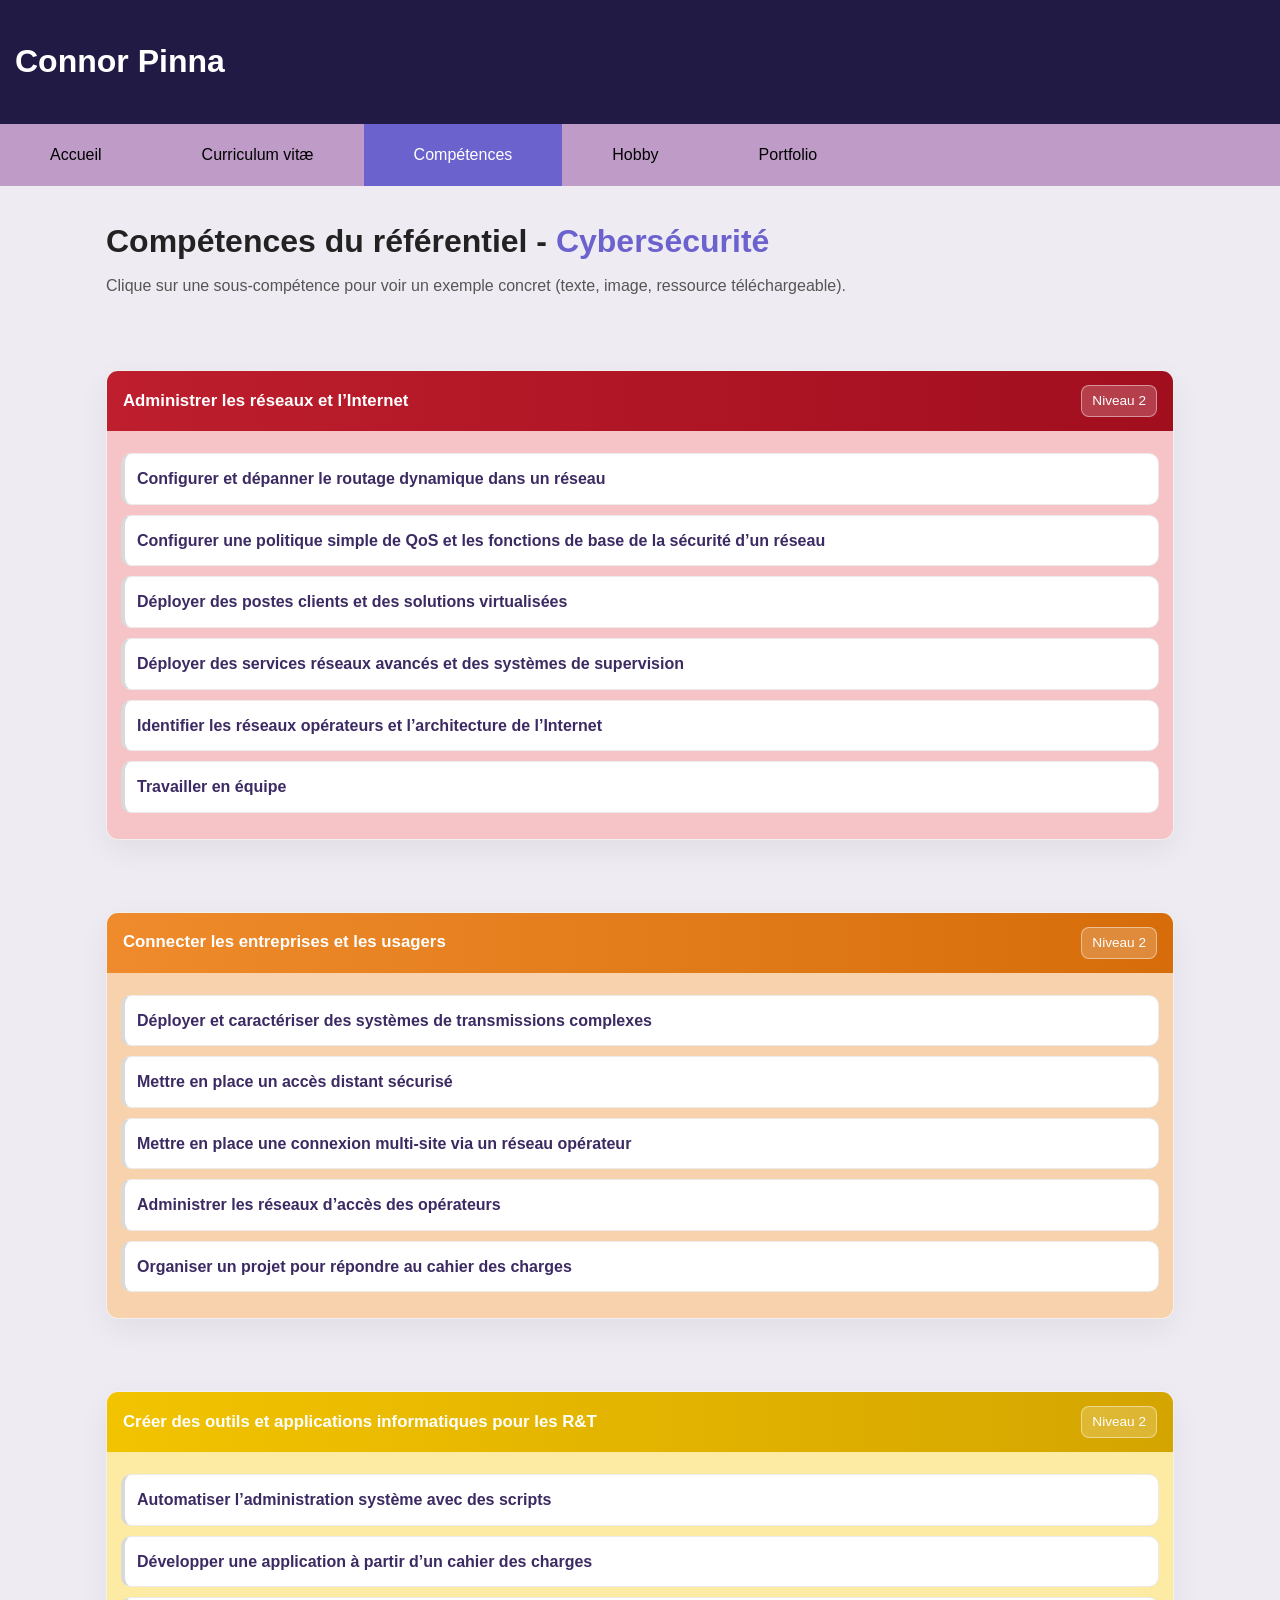
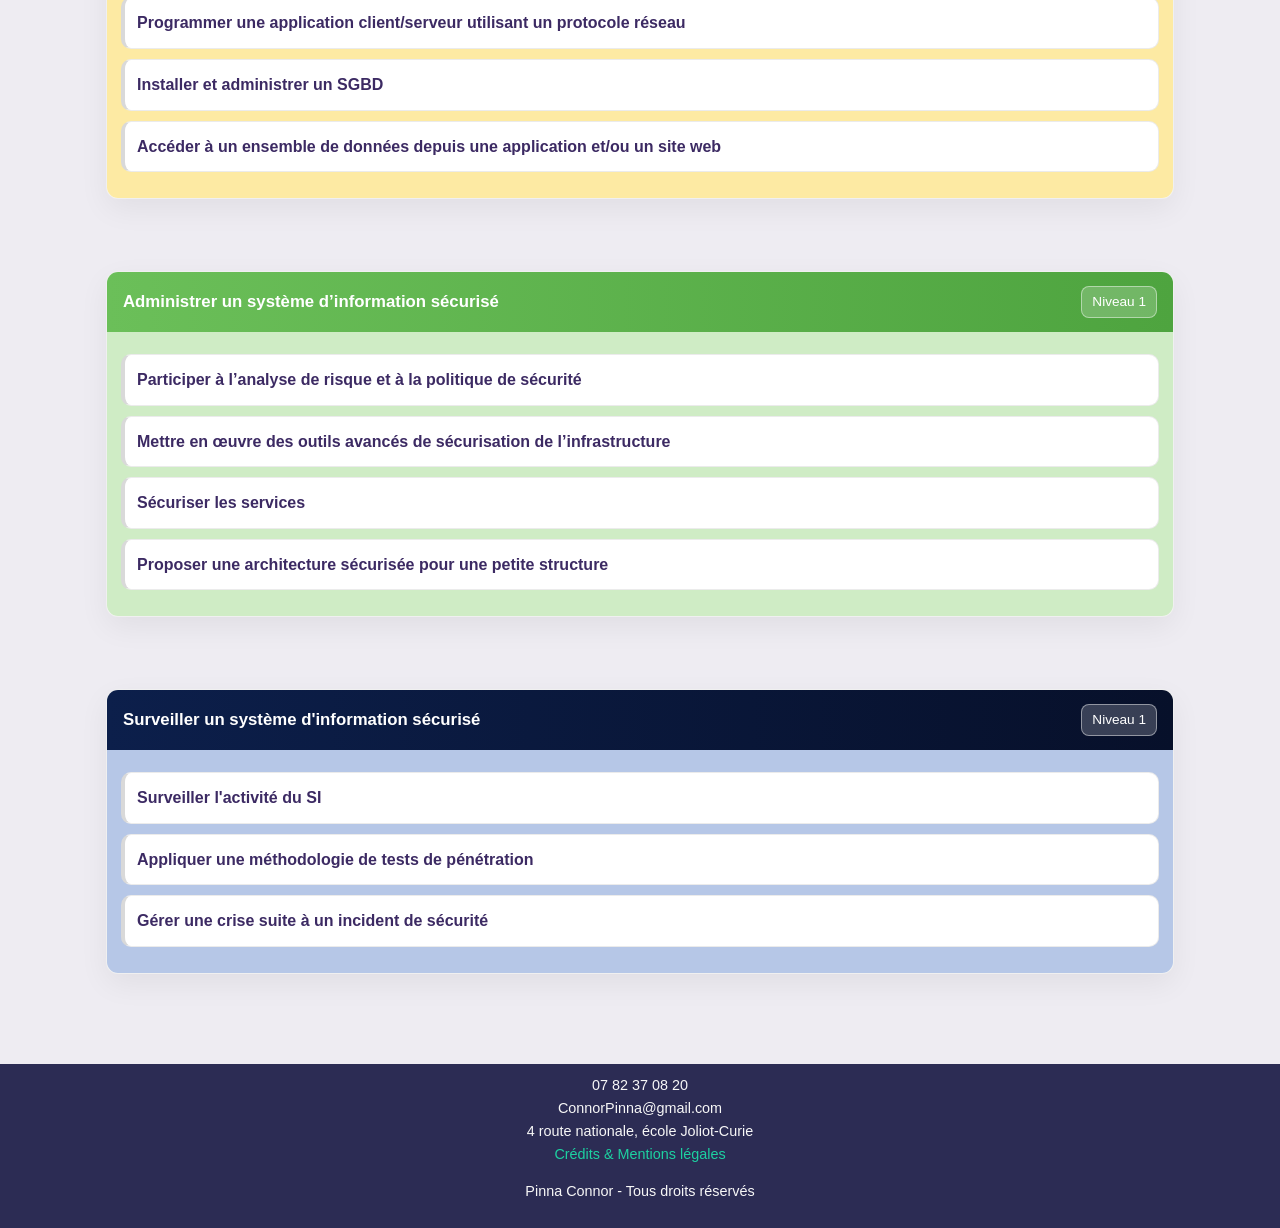
<file: competences.html>
﻿<!DOCTYPE html>

<html lang="fr">
<head>
<meta charset="utf-8"/>
<meta content="width=device-width, initial-scale=1.0" name="viewport"/>
<title>Compétences - Cybersécurité</title>
<!-- CSS de base du site -->
<link href="sae_14_connor_pinna.css" rel="stylesheet"/>
<!-- CSS de cette page -->

<!-- Icônes pour le bouton Télécharger -->
<link href="https://cdnjs.cloudflare.com/ajax/libs/font-awesome/6.5.0/css/all.min.css" rel="stylesheet"/>
<style>
    .btn-download-disabled {
      opacity: 0.6;
      cursor: not-allowed;
      pointer-events: none;
    }
  </style>
</head>
<body>
<!-- HEADER -->
<div class="header">
<h1>Connor Pinna</h1>
</div>
<!-- MENU -->
<div class="menu">
<ul>
<li><a href="index.html">Accueil</a></li>
<li><a href="cv.html">Curriculum vitæ</a></li>
<li><a class="active" href="competences.html">Compétences</a></li>
<li><a href="hobby.html">Hobby</a></li>
<li><a href="portfolio.html">Portfolio</a></li>
</ul>
</div>
<!-- HERO -->
<section class="skills-hero">
<div class="container">
<h2>Compétences du référentiel - <span>Cybersécurité</span></h2>
<p>Clique sur une sous-compétence pour voir un exemple concret (texte, image, ressource téléchargeable).</p>
</div>
</section>
<main class="container bands">
<!-- ===== Administrer (rouge) ===== -->
<section class="band band-red" id="administrer">
<header class="band-head">
<h3>Administrer les réseaux et l’Internet</h3>
<span class="badge">Niveau 2</span>
</header>
<div class="band-body">
<!-- SOUS-COMP 1 : ROUTAGE DYNAMIQUE -->
<div class="subskill" data-title="Configurer et dépanner le routage dynamique dans un réseau (N2)" tabindex="0">
<div class="subskill-title">Configurer et dépanner le routage dynamique dans un réseau</div>
<div class="modal-template" data-img="images/ciscoroot.png" data-img2="images/RIP_topo.png" data-img3="images/OSPF.png" data-label="Télécharger le TP Routage dynamique (PDF)" data-link="docs/R201_TP3_Connor_Pinna.pdf">
<p>
              Pour cette sous-compétence, je m’appuie sur le <strong>TP R201 n°3</strong>, réalisé sur Cisco Packet Tracer.
              L’objectif était de passer d’un réseau simple avec <strong>routes statiques</strong> à un
              <strong>routage dynamique complet</strong> avec <strong>RIP v2</strong> puis <strong>OSPF</strong>,
              sur une topologie à trois routeurs.
            </p>
<h5>1️⃣ Pourquoi ce TP pour cette compétence ?</h5>
<p>
              Ce TP colle directement à la compétence, car il m’oblige à :
            </p>
<ul>
<li>Configurer deux protocoles de routage dynamique (RIP et OSPF) sur plusieurs routeurs.</li>
<li>Vérifier et <strong>dépanner</strong> la connectivité PC ↔ routeurs et PC ↔ PC.</li>
<li>Comparer le comportement des protocoles et leurs <strong>coûts</strong> dans la table de routage.</li>
</ul>
<h5>2️⃣ Mise en place de la topologie</h5>
<p>
              La première étape consiste à construire une topologie avec <strong>R1, R2, R3</strong> interconnectés
              (interfaces FastEthernet et séries avec module WIC-2T), puis à :
            </p>
<ul>
<li>Attribuer les <strong>adresses IP</strong> des réseaux LAN et des liaisons séries.</li>
<li>Activer chaque interface (<code>no shutdown</code>) et régler l’<strong>horloge</strong> sur les liens séries
                  (<code>clock rate</code> côté DCE).</li>
<li>Tester les pings locaux (PC → passerelle, PC → routeur voisin) pour valider la couche 3 avant le routage dynamique.</li>
</ul>
<h5>3️⃣ Routage dynamique avec RIP v2</h5>
<p>
              Dans un premier temps, j’active <strong>RIP v2</strong> sur chaque routeur :
            </p>
<ul>
<li><code>router rip</code>, <code>version 2</code>, puis <code>network</code> sur tous les réseaux directement connectés.</li>
<li>Vérification avec <code>show ip protocols</code> et <code>show ip route</code> pour voir les routes apprises en RIP
                  (métrique de <strong>120</strong>).</li>
<li>Tests de ping entre <strong>PC1, PC2 et les différents routeurs</strong> pour vérifier que tous les réseaux sont joignables.</li>
</ul>
<p>
              J’en profite pour revoir le principe du <strong>vecteur de distance</strong> : chaque routeur envoie périodiquement
              à ses voisins son tableau de routes, avec une métrique basée sur le nombre de sauts.
            </p>
<h5>4️⃣ Routage dynamique avec OSPF</h5>
<p>
              Ensuite, je supprime RIP et je mets en place <strong>OSPF</strong> :
            </p>
<ul>
<li><code>router ospf 1</code>, puis <code>network ... 0.0.0.255 area 0</code> pour chaque réseau directement connecté.</li>
<li>Vérification des routes OSPF dans la table de routage (coût <strong>110</strong> au lieu de 120 pour RIP).</li>
<li>Tests de ping complets pour s’assurer que la convergence OSPF est correcte.</li>
</ul>
<p>
              Cela me permet de comparer un protocole <strong>vecteur de distance</strong> (RIP) avec un protocole
              <strong>état de liens</strong> (OSPF), plus adapté aux réseaux de plus grande taille.
            </p>
<h5>5️⃣ Analyse des trames et encapsulation</h5>
<p>
              Le TP demande aussi de regarder <strong>comment les messages sont encapsulés</strong> :
            </p>
<ul>
<li><strong>RIP v2</strong> : encapsulé dans <strong>UDP port 520</strong>, avec destination
                  <strong>224.0.0.9</strong> (multicast) ou broadcast, puis MAC multicast/broadcast.</li>
<li><strong>OSPF</strong> : directement encapsulé dans <strong>IP (protocole 89)</strong>,
                  avec destination <strong>224.0.0.5 / 224.0.0.6</strong> et adresses MAC multicast associées.</li>
</ul>
<p>
              Ces observations confirment ce qui est vu en cours :
              RIP diffuse un vecteur de distance périodiquement, alors qu’OSPF échange des <strong>états de liens</strong>
              avec ses voisins pour reconstruire la topologie.
            </p>
<h5>6️⃣ Difficultés et points de vigilance</h5>
<p>
              La première difficulté vient du <strong>plan d’adressage</strong> : si une seule IP ou un masque est mal saisi
              sur une interface série, le protocole de routage se met en place mais certains réseaux restent injoignables.
              Il faut donc systématiquement vérifier avec <code>show ip interface brief</code> avant d’accuser RIP ou OSPF.
            </p>
<p>
              Autre piège classique : <strong>oublier de déclarer un réseau</strong> dans les commandes
              <code>network</code>. Dans ce cas, l’interface n’est pas incluse dans le processus de routage dynamique
              et les routes ne sont jamais propagées. La table de routage et <code>show ip protocols</code>
              sont indispensables pour vérifier que tous les réseaux sont bien pris en compte.
            </p>
<p>
              Enfin, il faut bien comprendre que la <strong>métrique</strong> affichée (120 pour RIP, 110 pour OSPF) n’est
              pas juste un chiffre théorique : elle influence réellement le choix du chemin quand plusieurs routes existent.
              Le TP m’a obligé à faire le lien entre ces valeurs et le comportement réel du réseau.
            </p>
<h5>7️⃣ Compétences mobilisées</h5>
<ul>
<li>Configurer un <strong>routage dynamique</strong> (RIP v2, OSPF) sur un réseau multi-routeurs.</li>
<li>Lire et interpréter une <strong>table de routage</strong> et <code>show ip protocols</code>.</li>
<li>Analyser l’<strong>encapsulation</strong> des protocoles de routage dans les trames.</li>
<li>Identifier et corriger des problèmes de <strong>connectivité</strong> liés à l’adressage ou au routage.</li>
</ul>
<p class="text-muted small">
              Ressource associée : TP R201 n°3 - Configuration du routage dynamique (RIP / OSPF).
            </p>
</div>
</div>
<!-- SOUS-COMP 2 : QoS & SÉCURITÉ DE BASE -->
<div class="subskill" data-title="Configurer une politique simple de QoS et les fonctions de base de la sécurité d’un réseau (N2)" tabindex="0">
<div class="subskill-title">Configurer une politique simple de QoS et les fonctions de base de la sécurité d’un réseau</div>
<div class="modal-template" data-img="images/QOS.png" data-img2="images/QOS1.png" data-img3="images/QOS2.png" data-img4="images/QOS3.png" data-label="Télécharger le TP QoS (PDF)" data-link="docs/R301_-_TP2_-_Connor_Pinna.pdf">
<p>
              Cette sous-compétence est illustrée par le <strong>TP R301 n°2</strong>, où l’objectif était
              de mettre en place une <strong>politique simple de QoS</strong> et de configurer les
              <strong>fonctions de base de la sécurité</strong> sur une infrastructure Cisco
              représentant une entreprise multi-bâtiments avec accès Internet.
            </p>
<h5>1️⃣ Pourquoi ce TP pour cette compétence ?</h5>
<ul>
<li>Le TP m’oblige à <strong>donner la priorité à certains flux</strong> (bâtiment A) par rapport au reste du trafic.</li>
<li>Il combine <strong>QoS</strong> (classification, marquage, partage de bande passante)
                  et <strong>sécurité basique</strong> (Wi-Fi sécurisé, NAT, ACL).</li>
<li>La topologie implique plusieurs équipements (S1…S6, routeur, serveur), ce qui m’oblige
                  à garder une vision globale du réseau pour que tout reste cohérent.</li>
</ul>
<h5>2️⃣ Mise en place du réseau</h5>
<ul>
<li>Création des <strong>VLAN 10 et 20</strong> pour séparer les utilisateurs sur les switches d’accès.</li>
<li>Configuration de <strong>S2 et S5 en L3</strong> avec passerelle virtuelle via <strong>HSRP</strong>
                  (192.168.10.1 / 192.168.20.1).</li>
<li>Activation du <strong>routage OSPF</strong> pour que tous les réseaux (VLAN, liens 10.0.x.0/24, DMZ) soient joignables.</li>
<li>Mise en place du <strong>NAT</strong> sur le routeur pour permettre aux VLAN internes d’accéder à Internet.</li>
</ul>
<h5>3️⃣ Sécurité de base</h5>
<ul>
<li><strong>Wi-Fi sécurisé</strong> pour les utilisateurs :
                <ul>
<li>SSID dédié aux postes internes.</li>
<li>Chiffrement <strong>WPA2-PSK</strong> et mot de passe partagé.</li>
<li>Adressage automatique via <strong>DHCP</strong>.</li>
</ul>
</li>
<li><strong>NAT</strong> sur le routeur pour masquer les IP privées derrière l’IP publique, en s’appuyant
                  sur une ACL qui liste les réseaux autorisés à sortir.</li>
<li><strong>ACL QoS</strong> (<code>ACL-QOS-WEB</code>) pour isoler le trafic Web du bâtiment A vers le serveur
                  (HTTP/HTTPS) et pouvoir ensuite le traiter comme prioritaire.</li>
</ul>
<h5>4️⃣ Mise en œuvre de la QoS</h5>
<ul>
<li>Création d’une <strong>class-map</strong> (<code>WEB-VLAN10</code>) qui utilise l’ACL pour identifier le trafic Web du VLAN 10.</li>
<li>Création d’une <strong>policy-map</strong> (<code>POLICY-QOS</code>) qui réserve
                  <strong>20 % de la bande passante</strong> à ce trafic prioritaire et laisse le reste dans
                  <code>class-default</code> avec un partage équitable.</li>
<li>Application de la policy en <strong>sortie</strong> sur l’interface WAN <code>g0/2</code>
                  pour gérer la congestion au niveau du lien vers Internet.</li>
<li>But recherché : même quand le lien est saturé, le <strong>trafic important du bâtiment A</strong>
                  garde une meilleure qualité de service que le trafic “best effort”.</li>
</ul>
<h5>5️⃣ Vérifications et analyse</h5>
<p>
              Pour vérifier que tout fonctionne, j’utilise d’abord <code>show policy-map interface g0/2</code> pour voir
              si la policy est bien appliquée sur l’interface WAN et si des paquets sont réellement classés dans
              <code>WEB-VLAN10</code>. Je complète avec les commandes classiques de contrôle du réseau :
              <code>show ip route</code>, <code>show vlan</code>, <code>show standby</code>, <code>show interfaces trunk</code>,
              afin d’être sûr que le problème ne vient pas d’un mauvais routage ou d’un VLAN mal configuré.
            </p>
<p>
              Enfin, le <strong>mode simulation</strong> de Packet Tracer me permet de visualiser le marquage
              (IP Precedence / DSCP) et le cheminement des paquets, ce qui aide à comprendre concrètement
              l’effet de la QoS sur le trafic.
            </p>
<h5>6️⃣ Difficultés et points de vigilance</h5>
<p>
              La première difficulté a été de bien placer la QoS. J’ai d’abord tendance à vouloir tout mettre en
              <code>input</code>, alors que dans ce scénario le vrai goulot d’étranglement est en <strong>sortie WAN</strong>.
              Tant que la policy n’était pas appliquée sur la bonne interface, les compteurs QoS restaient à zéro.
            </p>
<p>
              Un autre point sensible concerne la <strong>cohérence entre l’ACL et la class-map</strong> : si l’ACL ne
              correspond pas exactement au trafic visé (mauvaise IP, mauvais port, mauvais réseau source), la class-map
              ne voit rien et la QoS ne sert à rien. Il faut donc être très précis sur les adresses et les ports utilisés.
            </p>
<p>
              Enfin, il faut bien séparer ce qui relève du <strong>NAT</strong> et ce qui relève de la <strong>QoS</strong>.
              Réutiliser les mêmes ACL pour les deux peut casser soit la sortie Internet, soit la classification du trafic.
              Sur un réseau avec plusieurs VLAN, HSRP, OSPF, NAT et QoS, un <strong>nommage clair</strong> des ACL,
              class-map et policy-map est indispensable pour s’y retrouver et dépanner rapidement.
            </p>
<h5>7️⃣ Compétences mobilisées</h5>
<ul>
<li>Identifier un <strong>trafic prioritaire</strong> et le sélectionner avec des ACL.</li>
<li>Configurer une <strong>policy QoS simple</strong> adaptée à un lien limité.</li>
<li>Mettre en place des <strong>mécanismes de sécurité de base</strong> cohérents avec l’architecture (Wi-Fi, NAT, ACL).</li>
<li>Utiliser les <strong>commandes de supervision Cisco</strong> pour vérifier et dépanner la QoS.</li>
</ul>
<p class="text-muted small">
              Ressource mobilisée : TP R301 n°2 - QoS et sécurisation de base du réseau (Cisco).
            </p>
</div>
</div>
<!-- SOUS-COMP 3 : Postes clients & virtualisation -->
<div class="subskill" data-title="Déployer des postes clients et des solutions virtualisées (N2)" tabindex="0">
<div class="subskill-title">Déployer des postes clients et des solutions virtualisées</div>
<div class="modal-template" data-img="images/image-sae303-1.png" data-img2="images/image-sae303-2.png" data-img3="images/image-sae303-3.png" data-img4="images/image-sae303-4.png" data-label="Télécharger la SAE 3.03 (PDF)" data-link="docs/SAE_303.pdf">
<p>
              Pour justifier cette sous-compétence, je m’appuie sur la <strong>SAE 3.03</strong>,
              consacrée à la conception et à la mise en œuvre d’un <strong>réseau informatique multi-sites</strong>.
              Ce projet m’a permis de déployer plusieurs types de <strong>postes clients</strong> dans une architecture
              complète, répartie entre un <strong>siège</strong> et une <strong>succursale</strong>, avec des besoins
              différents selon les VLAN et les usages.
            </p>
<h5>1️⃣ Pourquoi cette SAE correspond à cette compétence ?</h5>
<p>
              Cette compétence ne consiste pas seulement à brancher des machines sur un réseau.
              Elle demande de préparer des postes pour qu’ils soient <strong>utilisables, bien intégrés et adaptés à leur environnement</strong>.
              Dans cette SAE, j’ai dû déployer plusieurs équipements finaux : postes utilisateurs, postes d’administration,
              points d’accès Wi-Fi, TV pour le VLAN vidéo et serveurs de services.
            </p>
<p>
              Le projet m’a aussi obligé à réfléchir à la manière dont ces postes reçoivent leur configuration :
              certains sont en <strong>DHCP</strong>, d’autres en <strong>adressage statique</strong>,
              certains utilisent le Wi-Fi, d’autres un accès filaire, avec en plus une séparation stricte par VLAN.
            </p>
<h5>2️⃣ Déploiement des postes clients dans une architecture multi-sites</h5>
<p>
              Dans la SAE 3.03, le réseau est réparti entre deux sites avec plusieurs VLAN :
              <strong>PERSONNEL</strong>, <strong>VIDEO</strong>, <strong>PRODUCTION</strong>,
              <strong>WIFI_STAFF</strong>, <strong>WIFI_GUEST</strong> et <strong>ADMIN</strong>.
              Chaque type de poste doit donc être placé dans le bon segment réseau, avec la bonne passerelle
              et les bons services associés.
            </p>
<p>
              Au siège, les passerelles des hôtes reposent sur des <strong>VIP HSRP</strong>,
              ce qui permet de garantir la continuité de service même en cas de perte d’un switch L3.
              À la succursale, les postes sont intégrés via le routeur avec sous-interfaces VLAN,
              ce qui m’a obligé à bien comprendre la relation entre <strong>déploiement des postes</strong>,
              <strong>adressage</strong> et <strong>architecture réseau</strong>.
            </p>
<h5>3️⃣ Configuration des postes et intégration au réseau</h5>
<p>
              Une partie importante du travail a consisté à rendre les postes réellement fonctionnels :
              attribution des adresses, définition des passerelles, choix du DNS, et tests de connectivité.
              Le <strong>DHCP est centralisé sur le serveur du siège</strong>, avec des pools distincts pour les VLAN du siège
              et ceux de la succursale, tandis que le <strong>VLAN ADMIN reste en adressage statique</strong>.
            </p>
<p>
              Cela m’a permis de travailler sur deux approches complémentaires :
              le <strong>déploiement automatique</strong> des postes utilisateurs via DHCP,
              et le <strong>déploiement maîtrisé</strong> de certains équipements sensibles
              comme les postes d’administration ou les équipements de management.
            </p>
<h5>4️⃣ Déploiement des accès sans fil et des équipements associés</h5>
<p>
              La SAE ne se limite pas aux postes filaires. J’ai aussi dû intégrer des
              <strong>points d’accès Wi-Fi</strong> pour les réseaux <strong>WIFI_STAFF</strong> et
              <strong>WIFI_GUEST</strong>, au siège comme à la succursale.
              Ces équipements sont utilisés en <strong>mode point d’accès</strong>, avec
              <strong>DHCP désactivé</strong> et une <strong>adresse IP statique</strong> dans leur VLAN respectif.
            </p>
<p>
              Cette partie est intéressante pour la compétence, car elle montre qu’un déploiement de postes
              ne concerne pas uniquement des PC, mais aussi des équipements d’accès qui permettent ensuite
              aux clients de se connecter au réseau dans de bonnes conditions.
            </p>
<h5>5️⃣ Difficultés rencontrées et points de vigilance</h5>
<p>
              La première difficulté a été de garder un <strong>plan d’adressage cohérent</strong>.
              Dans un projet avec autant de VLAN, de passerelles, de sites et d’équipements,
              la moindre erreur d’IP ou de VLAN peut rendre un poste inutilisable.
              Il faut donc être très rigoureux dès le départ.
            </p>
<p>
              Un autre point de vigilance concerne le <strong>mode de configuration des postes</strong>.
              Tous les équipements ne doivent pas être configurés de la même façon :
              un poste utilisateur peut recevoir sa configuration par DHCP, mais un point d’accès
              ou un équipement de management doit souvent rester en statique.
              Se tromper sur ce point peut bloquer l’administration ou compliquer fortement le dépannage.
            </p>
<p>
              Enfin, le déploiement des postes ne peut pas être séparé du reste de l’architecture.
              Si le DHCP n’est pas relayé correctement, si le DNS n’est pas joignable,
              ou si la passerelle HSRP n’est pas celle attendue, le poste semble “bien configuré”
              mais ne fonctionne pas correctement. Cette SAE m’a appris à raisonner de façon globale.
            </p>
<h5>6️⃣ Ce que cette sous-compétence m’a apporté</h5>
<ul>
<li>Déployer des <strong>postes clients</strong> dans une architecture réseau structurée et segmentée.</li>
<li>Différencier les équipements à configurer en <strong>DHCP</strong> et ceux à configurer en <strong>statique</strong>.</li>
<li>Intégrer des équipements variés : <strong>postes utilisateurs, postes admin, points d’accès Wi-Fi, TV, serveurs</strong>.</li>
<li>Comprendre qu’un bon déploiement dépend autant du poste lui-même que des <strong>services réseau</strong> qui l’entourent.</li>
</ul>
<p class="text-muted small">
              Ressource mobilisée : SAE 3.03 - Concevoir un réseau informatique multi-sites.
            </p>
</div>
</div>
<!-- SOUS-COMP 4 : Services réseaux avancés & supervision -->
<div class="subskill" data-title="Déployer des services réseaux avancés et des systèmes de supervision (N2)" tabindex="0">
<div class="subskill-title">Déployer des services réseaux avancés et des systèmes de supervision</div>
<div class="modal-template" data-img="images/image-service-1.png" data-img2="images/image-service-2.png" data-img3="images/image-service-3.png" data-img4="images/image-service-4.png" data-label="" data-link="">
<p>
              Cette sous-compétence a été travaillée principalement en <strong>R3.03</strong>, à travers deux travaux pratiques :
              le <strong>TP sur le service DNS</strong> et le <strong>TP sur le service de messagerie</strong>.
              Ces deux TPs m’ont permis de mettre en place plusieurs <strong>services réseaux avancés</strong>
              sur un serveur Linux, puis de vérifier leur bon fonctionnement depuis un poste client.
            </p>
<h5>1️⃣ Pourquoi ces TPs correspondent à cette compétence ?</h5>
<p>
              Cette compétence ne consiste pas seulement à faire communiquer des machines.
              Elle demande surtout de <strong>déployer des services réellement utilisables</strong> par des utilisateurs
              ou par d’autres machines du réseau.
              Dans mon cas, cela concerne un <strong>serveur DNS</strong>, un <strong>serveur Web</strong> avec plusieurs sites
              et un <strong>serveur de messagerie</strong>.
            </p>
<p>
              Ces TPs sont donc cohérents avec la compétence, car ils m’ont obligé à installer,
              configurer, tester et corriger plusieurs services concrets, au lieu de rester sur
              une simple configuration réseau de base.
            </p>
<h5>2️⃣ Déploiement des services réseaux</h5>
<p>
              Le premier service mis en place a été le <strong>DNS avec bind9</strong>.
              J’ai d’abord configuré un serveur cache capable de rediriger les requêtes vers les DNS de l’IUT,
              puis j’ai créé ma propre zone <code>monDomaine.lan</code> avec plusieurs hôtes,
              ainsi qu’une <strong>résolution inverse</strong>.
            </p>
<p>
              J’ai ensuite installé <strong>Apache2</strong> afin de mettre en place deux
              <strong>virtualhosts</strong>, <code>www.monDomaine.lan</code> et <code>www2.monDomaine.lan</code>,
              pointant vers deux sites différents sur la même machine.
              Cela m’a permis de voir qu’un même serveur peut héberger plusieurs services ou plusieurs contenus en parallèle.
            </p>
<p>
              Enfin, j’ai mis en place un <strong>service de messagerie</strong> avec
              <strong>Postfix</strong> pour l’envoi des mails, puis <strong>Courier / Dovecot</strong>
              pour l’accès aux messages en <strong>POP</strong> et <strong>IMAP</strong>.
              J’ai validé le tout avec des comptes utilisateurs créés sur la machine et un client comme Thunderbird.
            </p>
<h5>3️⃣ Vérification et logique de supervision</h5>
<p>
              Une fois les services installés, le travail ne s’arrêtait pas là.
              Il fallait aussi vérifier qu’ils fonctionnaient réellement.
              Pour le DNS, j’ai utilisé <code>dig</code> et <code>nslookup</code> pour tester la résolution directe
              et inverse, mais aussi <code>tcpdump</code> pour observer les échanges sur le port 53.
            </p>
<p>
              Pour la messagerie, j’ai utilisé <code>telnet</code> afin de tester manuellement le dialogue SMTP
              avec le serveur. J’ai aussi vérifié le démarrage des services, leur état et l’ouverture des bons ports.
              Même si je n’ai pas déployé une vraie plateforme de supervision comme Zabbix ou Centreon,
              j’ai déjà travaillé une logique de <strong>contrôle, observation et diagnostic</strong>.
            </p>
<h5>4️⃣ Difficultés rencontrées et points de vigilance</h5>
<p>
              La première difficulté vient du fait que ces services sont <strong>liés entre eux</strong>.
              Par exemple, la messagerie dépend fortement du DNS : si le domaine ou les enregistrements sont incorrects,
              le service mail ne fonctionnera pas correctement.
              Cela m’a obligé à avoir une vision plus globale de l’infrastructure.
            </p>
<p>
              J’ai aussi constaté qu’une petite erreur dans un fichier de configuration peut bloquer complètement un service.
              C’est particulièrement vrai avec <strong>bind9</strong>, où une faute dans une zone DNS
              ou dans la résolution inverse empêche immédiatement le bon fonctionnement.
            </p>
<p>
              Enfin, ce travail m’a appris qu’un service réseau ne se limite pas à son installation.
              Il faut ensuite le <strong>tester, analyser ses réponses et vérifier qu’il est réellement exploitable côté client</strong>.
              C’est justement cette partie qui rapproche le plus ce travail de la notion de supervision.
            </p>
<h5>5️⃣ Ce que cette sous-compétence m’a apporté</h5>
<ul>
<li>Déployer plusieurs <strong>services réseaux avancés</strong> sur un serveur Linux.</li>
<li>Comprendre les liens entre des services comme <strong>DNS, Web et messagerie</strong>.</li>
<li>Utiliser des outils de <strong>test et de diagnostic</strong> pour valider leur fonctionnement.</li>
<li>Développer une première logique de <strong>supervision technique</strong> par l’observation et la vérification des services.</li>
</ul>
<div class="m-actions">
<a class="btn-download" href="docs/R303_-_TP1_-_Connor_Pinna.pdf" rel="noopener" target="_blank">
<i class="fa-solid fa-download"></i>
                TP1 - Service DNS
              </a>
<a class="btn-download" href="docs/R303-TP2-Pinna_Connor.pdf" rel="noopener" target="_blank">
<i class="fa-solid fa-download"></i>
                TP2 - Service de messagerie
              </a>
</div>
<p class="text-muted small">
              Ressource mobilisée : R3.03 - Déploiement de services réseaux avancés et vérification de leur fonctionnement.
            </p>
</div>
</div>
<!-- SOUS-COMP 5 : Réseaux opérateurs & architecture de l’Internet -->
<div class="subskill" data-title="Identifier les réseaux opérateurs et l’architecture de l’Internet (N2)" tabindex="0">
<div class="subskill-title">Identifier les réseaux opérateurs et l’architecture de l’Internet</div>
<div class="modal-template" data-img="images/image-operateur-1.png" data-img2="images/image-operateur-2.png" data-img3="images/image-operateur-3.png" data-img4="images/image-operateur-4.png" data-label="" data-link="">
<p>
              Cette sous-compétence a été travaillée en <strong>R3.02 - Réseaux opérateurs</strong>,
              principalement à travers deux travaux pratiques : un <strong>TP BGP</strong> et un
              <strong>TP MPLS</strong>. Ces deux TPs m’ont permis de comprendre comment s’organise
              un réseau opérateur, comment les routes sont échangées entre différents équipements
              et comment les clients peuvent être séparés logiquement tout en utilisant la même
              infrastructure physique.
            </p>
<h5>1️⃣ Pourquoi ces TPs correspondent à cette compétence ?</h5>
<p>
              Cette compétence demande de comprendre ce qu’il y a derrière un simple “Internet fonctionne”.
              Avec ces TPs, je ne suis plus resté au niveau d’un petit réseau local : j’ai travaillé sur des
              notions typiques des réseaux opérateurs comme les <strong>AS</strong>, le <strong>BGP</strong>,
              le <strong>MPLS</strong>, les <strong>VRF</strong> et l’idée de <strong>backbone</strong>.
              Cela m’a permis de relier la théorie vue en cours à une architecture plus réaliste,
              proche de ce qu’on retrouve chez un fournisseur de services.
            </p>
<h5>2️⃣ Ce que j’ai étudié sur l’architecture opérateur</h5>
<p>
              Le TP BGP m’a permis de comprendre le rôle du <strong>Border Gateway Protocol</strong>
              dans les échanges entre systèmes autonomes. J’y ai comparé plusieurs approches de routage,
              puis mis en place du <strong>eBGP</strong> et du <strong>iBGP</strong>, avec des mécanismes
              comme le <strong>route-reflector</strong>, le <strong>filtrage par route-map</strong> et
              le <strong>local-preference</strong> pour influencer le choix des chemins.
            </p>
<p>
              Le TP MPLS m’a ensuite permis de voir une autre partie essentielle des réseaux opérateurs :
              la construction d’un <strong>backbone MPLS</strong> avec des routeurs <strong>PE</strong> et
              <strong>P</strong>, l’utilisation de <strong>LDP</strong> pour distribuer les labels, puis
              l’ajout de <strong>VRF</strong> et de <strong>MP-BGP VPNv4</strong> pour transporter plusieurs
              réseaux clients sur une même infrastructure sans les mélanger.
            </p>
<h5>3️⃣ Mise en œuvre concrète</h5>
<p>
              Dans le TP BGP, j’ai d’abord mis en place un réseau de quatre routeurs interconnectés afin de
              comparer le routage statique, RIP, OSPF et BGP. Le travail le plus important a été de comprendre
              que <strong>BGP ne raisonne pas comme un IGP classique</strong> : il ne cherche pas juste le chemin
              le plus court, mais applique des règles de décision selon l’AS-path, les préférences et les politiques
              configurées.
            </p>
<p>
              Dans le TP MPLS, j’ai construit un backbone complet avec <strong>OSPF</strong> pour la topologie interne,
              <strong>MPLS + LDP</strong> pour la commutation par labels, puis deux VPN L3,
              <strong>BLUE</strong> et <strong>RED</strong>, isolés par des VRF.
              J’ai ensuite vérifié que les sites d’un même VPN communiquaient correctement, tout en confirmant
              qu’il n’y avait <strong>aucun échange entre BLUE et RED</strong>.
            </p>
<h5>4️⃣ Ce que j’en retiens sur l’Internet et les réseaux opérateurs</h5>
<p>
              Ce travail m’a surtout permis de faire le lien entre deux niveaux.
              D’un côté, <strong>BGP</strong> représente la logique de l’Internet, avec des échanges entre
              systèmes autonomes et des décisions de routage pilotées par des politiques.
              De l’autre, <strong>MPLS</strong> représente davantage le cœur d’un réseau opérateur, où l’on
              transporte efficacement plusieurs services et plusieurs clients sur un même backbone.
            </p>
<p>
              En clair, j’ai compris qu’un opérateur ne se contente pas d’acheminer des paquets :
              il doit aussi <strong>segmenter les clients</strong>, <strong>contrôler les chemins</strong>,
              <strong>assurer la continuité de service</strong> et garder une architecture cohérente entre
              le routage interne et les échanges externes.
            </p>
<h5>5️⃣ Difficultés rencontrées et points de vigilance</h5>
<p>
              La première difficulté a été de bien distinguer les rôles de chaque protocole.
              Au début, on peut facilement mélanger <strong>OSPF</strong>, <strong>BGP</strong> et
              <strong>MPLS</strong>, alors qu’ils ne servent pas du tout à la même chose :
              OSPF sert au routage interne du backbone, BGP transporte les routes selon des politiques,
              et MPLS ajoute une logique de commutation par labels.
            </p>
<p>
              J’ai aussi vu qu’en BGP, une session peut tomber même si la configuration paraît correcte,
              simplement parce que la <strong>connectivité IP entre voisins</strong> n’existe plus.
              C’est ce qui rend utile l’utilisation des <strong>loopbacks</strong> et d’un IGP de support
              pour rendre la signalisation plus robuste.
            </p>
<p>
              Côté MPLS, le point sensible est la cohérence globale :
              si OSPF, LDP, les loopbacks, les VRF ou MP-BGP ne sont pas alignés, le réseau semble partiellement
              monté mais le service client ne fonctionne pas correctement. C’est typiquement le genre de problème
              qu’on ne voit pas sur un petit réseau local, mais qu’on rencontre vite dans une architecture opérateur.
            </p>
<h5>6️⃣ Compétences mobilisées</h5>
<ul>
<li>Identifier les éléments clés d’un <strong>réseau opérateur</strong> : backbone, PE, P, VRF, labels MPLS.</li>
<li>Comprendre le rôle de <strong>BGP</strong> dans l’architecture de l’Internet et des échanges inter-AS.</li>
<li>Analyser la différence entre <strong>routage interne</strong>, <strong>routage inter-domaine</strong> et <strong>transport MPLS</strong>.</li>
<li>Vérifier une architecture opérateur avec des commandes de diagnostic adaptées.</li>
</ul>
<div class="m-actions">
<a class="btn-download" href="docs/TP1_Border_Gateway_Protocol_(BGP).pdf" rel="noopener" target="_blank">
<i class="fa-solid fa-download"></i>
                TP BGP (PDF)
              </a>
<a class="btn-download" href="docs/TP2_MPLS_(R3.02 reseaux oprateurs).pdf" rel="noopener" target="_blank">
<i class="fa-solid fa-download"></i>
                TP MPLS (PDF)
              </a>
</div>
<p class="text-muted small">
              Ressource mobilisée : R3.02 - Réseaux opérateurs.
            </p>
</div>
</div>
<!-- SOUS-COMP 6 : Travail en équipe -->
<div class="subskill" data-title="Travailler en équipe (N2)" tabindex="0">
<div class="subskill-title">Travailler en équipe</div>
<div class="modal-template" data-img="images/pepiniere-1.png" data-img2="images/pepiniere-2.png" data-img3="images/pepiniere-3.png" data-img4="images/pepiniere-4.png" data-label="Télécharger le projet Pépinière (PDF)" data-link="docs/Projet pepiniere.pdf">
<p>
              Pour illustrer cette sous-compétence, je m’appuie sur le <strong>projet Pépinière</strong>,
              réalisé en groupe. Ce projet est particulièrement adapté à la compétence
              <strong>Travailler en équipe</strong>, car il ne reposait pas sur une seule tâche isolée,
              mais sur une <strong>infrastructure complète</strong> à concevoir, répartir, documenter
              et intégrer à plusieurs.
            </p>
<h5>1️⃣ Pourquoi ce projet correspond à cette compétence ?</h5>
<p>
              Dans ce projet, le travail d’équipe était indispensable dès le départ.
              Le document montre qu’il y avait une <strong>répartition claire des rôles</strong> avec
              un <strong>Gantt</strong>, une <strong>matrice RACI</strong> et une organisation des tâches
              entre plusieurs membres du groupe. Cela nous a obligés à définir qui faisait quoi,
              qui validait, qui devait être consulté et comment avancer sans se gêner les uns les autres.
            </p>
<p>
              Ce n’était donc pas un simple “travail de groupe” où chacun fait un morceau dans son coin.
              Il fallait au contraire garder une <strong>cohérence d’ensemble</strong> entre le réseau,
              les serveurs, les postes clients, les services Web, la téléphonie, la base de données
              et toute la partie documentation.
            </p>
<h5>2️⃣ Organisation du travail en équipe</h5>
<p>
              L’un des points importants a été la <strong>préparation du projet</strong>.
              Avant même la configuration technique, il a fallu produire des éléments communs comme
              le <strong>schéma Draw.io</strong>, la documentation, le rapport global, ainsi qu’un cadre
              d’organisation permettant de suivre l’avancement.
              Ce type de projet montre qu’en équipe, on ne gagne pas de temps si chacun part dans une direction différente.
            </p>
<p>
              La matrice RACI a justement servi à éviter cela. Elle permettait de savoir qui était
              responsable d’une tâche, qui avait l’autorité de validation, qui devait être consulté
              et qui devait simplement être informé. C’est un point important, car dans un projet technique
              complexe, beaucoup d’erreurs viennent moins de la technique elle-même que d’un
              <strong>mauvais partage des responsabilités</strong>.
            </p>
<h5>3️⃣ Travail collectif sur un projet technique large</h5>
<p>
              Le projet regroupait plusieurs blocs très différents : segmentation en VLAN, sécurité réseau,
              Windows Server, Active Directory, partages de fichiers, déploiement de clients Windows/Linux/macOS,
              Docker, PostgreSQL, site intranet, site Internet, téléphonie IP, TFTP, LoRaWAN et caméras IP.
              Aucun membre ne pouvait raisonnablement tout faire seul de manière propre.
            </p>
<p>
              Travailler en équipe signifiait donc aussi <strong>faire des interfaces entre les tâches</strong>.
              Par exemple, une partie du groupe pouvait avancer sur l’Active Directory pendant qu’une autre
              préparait les services Web ou la téléphonie, mais il fallait ensuite tout raccorder correctement.
              Cela demande de communiquer souvent, de tester ensemble et d’expliquer son travail aux autres
              pour que l’intégration finale fonctionne.
            </p>
<h5>4️⃣ Ce que ce projet m’a appris sur le travail en équipe</h5>
<p>
              Ce projet m’a montré qu’un bon travail d’équipe ne consiste pas seulement à “se répartir des tâches”.
              Il faut aussi <strong>documenter</strong>, <strong>justifier les choix</strong>,
              <strong>tenir les autres au courant</strong> et accepter que son travail dépende parfois
              directement de celui d’un autre membre.
            </p>
<p>
              J’ai aussi compris qu’il faut savoir être utile à l’équipe au-delà de la configuration pure.
              Participer à l’organisation, à la mise au propre, aux schémas, aux vérifications ou au rapport
              fait pleinement partie du travail technique, surtout dans une SAE où le résultat final doit être
              cohérent et compréhensible.
            </p>
<h5>5️⃣ Difficultés rencontrées et points de vigilance</h5>
<p>
              La première difficulté dans un projet comme celui-ci est la <strong>coordination</strong>.
              Quand plusieurs personnes travaillent sur des services liés entre eux, une petite modification
              dans une partie peut avoir des conséquences ailleurs. Sans échanges réguliers, on peut vite se retrouver
              avec une architecture incohérente ou des tests qui échouent sans savoir d’où vient le problème.
            </p>
<p>
              Il faut aussi faire attention à la <strong>qualité de la communication</strong>.
              Dire “j’ai fini” ne suffit pas si le reste du groupe ne sait pas ce qui a été configuré,
              testé ou modifié. Dans ce type de projet, il faut transmettre des informations utiles :
              adresses IP, noms de domaine, dépendances entre services, comptes utilisés, état d’avancement,
              et éventuels blocages.
            </p>
<p>
              Enfin, ce projet montre qu’un groupe fonctionne mieux quand les rôles sont définis,
              mais qu’il faut malgré tout garder une certaine souplesse. Certains membres prennent la main
              sur une partie précise, mais il faut quand même que les autres comprennent suffisamment
              l’ensemble pour pouvoir suivre, relire ou aider si nécessaire.
            </p>
<h5>6️⃣ Compétences mobilisées</h5>
<ul>
<li>Travailler dans une <strong>organisation structurée</strong> avec répartition claire des rôles.</li>
<li>Utiliser des outils de pilotage comme un <strong>Gantt</strong>, une <strong>matrice RACI</strong> et un schéma d’infrastructure.</li>
<li>Coordonner plusieurs tâches techniques pour produire un <strong>résultat cohérent</strong>.</li>
<li>Communiquer, documenter et intégrer son travail dans un <strong>projet collectif</strong>.</li>
</ul>
<p class="text-muted small">
              Ressource mobilisée : projet Pépinière - organisation d’équipe, répartition des tâches et intégration d’une infrastructure complète.
            </p>
</div>
</div>
</div>
</section>
<!-- ===== Connecter (orange) ===== -->
<section class="band band-orange" id="connecter">
<header class="band-head">
<h3>Connecter les entreprises et les usagers</h3>
<span class="badge">Niveau 2</span>
</header>
<div class="band-body">
<!-- SOUS-COMP 1 : SYSTÈMES DE TRANSMISSIONS COMPLEXES -->
<div class="subskill" data-title="Déployer et caractériser des systèmes de transmissions complexes (N2)" tabindex="0">
<div class="subskill-title">Déployer et caractériser des systèmes de transmissions complexes</div>
<div class="modal-template" data-img="[data-uri]" data-img2="[data-uri]" data-img3="" data-img4="" data-label="" data-link="">
<p>
              Cette sous-compétence peut être justifiée par la <strong>SAE3.01 - Étude et mise en oeuvre d’un système de transmission</strong>.
              Ce travail m’a permis de ne pas rester uniquement sur la théorie, mais de passer à une vraie logique
              de <strong>déploiement</strong>, de <strong>mesure</strong> et d’<strong>analyse</strong> d’un système de transmission.
            </p>
<h5>1️⃣ Pourquoi cette SAE correspond à la compétence ?</h5>
<p>
              Cette compétence demande à la fois de mettre en place un système de transmission
              et d’être capable de vérifier s’il fonctionne correctement.
              Il ne suffit donc pas de brancher du matériel : il faut aussi comprendre le rôle de chaque élément,
              observer le comportement du signal et interpréter les résultats obtenus.
            </p>
<p>
              La SAE m’a justement amené à travailler sur cette logique complète :
              préparer l’environnement, mettre en place la chaîne de transmission,
              effectuer des mesures et analyser si le résultat est conforme à ce qui était attendu.
            </p>
<h5>2️⃣ Ce que j’ai mis en oeuvre</h5>
<p>
              Dans ce travail, j’ai dû prendre en compte les différents éléments d’une chaîne de transmission :
              les équipements utilisés, les paramètres de configuration,
              les liaisons entre les blocs et les conditions nécessaires pour obtenir un fonctionnement correct.
            </p>
<p>
              J’ai également réalisé des <strong>vérifications techniques</strong> pour observer la qualité de la transmission
              et repérer d’éventuels défauts. Cela m’a permis de mieux comprendre qu’un système de transmission
              ne s’évalue pas seulement parce qu’il "fonctionne", mais aussi à partir de critères mesurables
              comme la qualité du signal, la stabilité ou la cohérence des résultats obtenus.
            </p>
<h5>3️⃣ Difficultés rencontrées et points de vigilance</h5>
<p>
              La difficulté principale avec ce type de système vient du fait que tous les paramètres sont liés.
              Une mauvaise configuration, une erreur de branchement ou un mauvais réglage
              peut dégrader le résultat final sans que le problème soit immédiatement visible.
            </p>
<p>
              Ce travail m’a donc appris à être méthodique :
              vérifier étape par étape, isoler le problème, comparer les mesures attendues et les mesures réelles,
              puis corriger avant de continuer.
            </p>
<h5>4️⃣ Ce que cette sous-compétence m’a apporté</h5>
<ul>
<li>Déployer une chaîne de transmission de manière plus rigoureuse.</li>
<li>Caractériser le fonctionnement d’un système à partir de mesures et d’observations.</li>
<li>Mieux relier la théorie des transmissions à une mise en oeuvre concrète.</li>
<li>Développer une méthode de diagnostic en cas de dysfonctionnement.</li>
</ul>
<p class="text-muted small">
              Ressource mobilisée : SAE3.01 - Étude et mise en oeuvre d’un système de transmission.
            </p>
</div>
</div>
<!-- SOUS-COMP 2 : ACCÈS DISTANT SÉCURISÉ -->
<div class="subskill" data-title="Mettre en place un accès distant sécurisé (N2)" tabindex="0">
<div class="subskill-title">Mettre en place un accès distant sécurisé</div>
<div class="modal-template" data-img="[data-uri]" data-img2="[data-uri]" data-img3="" data-img4="" data-label="" data-link="">
<p>
              Cette sous-compétence peut être justifiée par la <strong>SAE4.Cyber.01 - Sécuriser un système d’information</strong>.
              Dans ce projet, l’objectif était de relier deux sites distants tout en sécurisant les échanges
              grâce à un <strong>tunnel GRE sur IPsec</strong>.
            </p>
<h5>1️⃣ Pourquoi ce projet correspond à la compétence ?</h5>
<p>
              Cette compétence demande de permettre une communication à distance
              sans laisser circuler les données en clair sur le réseau.
              Le projet répond directement à cet objectif, car il fallait connecter deux sites,
              mais en garantissant la <strong>confidentialité</strong> et la <strong>sécurité</strong> des échanges.
            </p>
<p>
              Ce n’était donc pas seulement une mise en relation entre deux réseaux :
              il fallait aussi contrôler les accès et limiter les communications autorisées selon les VLAN et les usages.
            </p>
<h5>2️⃣ Ce que j’ai mis en place</h5>
<p>
              Le coeur du projet reposait sur la création d’un <strong>tunnel sécurisé IPsec GRE</strong>
              entre les deux sites de l’entreprise.
              Ce tunnel permettait de transporter les communications inter-sites
              tout en ajoutant une couche de protection.
            </p>
<p>
              En parallèle, le réseau local était segmenté en plusieurs zones
              comme <strong>Service</strong>, <strong>Production</strong> et <strong>Admin</strong>.
              Les réseaux Admin pouvaient accéder aux autres réseaux, y compris à distance,
              tandis que les réseaux Service et Production restaient isolés.
              Cela m’a permis de comprendre que la sécurité d’un accès distant
              ne dépend pas seulement du tunnel, mais aussi de la politique de filtrage autour.
            </p>
<h5>3️⃣ Difficultés rencontrées et points de vigilance</h5>
<p>
              Le point sensible dans ce type de mise en place est que plusieurs couches doivent fonctionner ensemble :
              l’adressage, le routage, le tunnel GRE, la sécurité IPsec et les règles d’accès.
              Si un seul élément est mal configuré, tout peut sembler correct sans que la communication passe vraiment.
            </p>
<p>
              Ce travail m’a appris à vérifier non seulement si le tunnel monte,
              mais aussi si les flux attendus traversent réellement le réseau
              et si les restrictions d’accès sont bien respectées.
            </p>
<h5>4️⃣ Ce que cette sous-compétence m’a apporté</h5>
<ul>
<li>Comprendre le rôle d’un tunnel sécurisé entre deux sites distants.</li>
<li>Associer sécurité des échanges et contrôle des accès réseau.</li>
<li>Identifier les vérifications nécessaires pour valider un accès distant sécurisé.</li>
<li>Développer une approche plus globale entre routage, tunnel et filtrage.</li>
</ul>
<p class="text-muted small">
              Ressource mobilisée : SAE4.Cyber.01 - Sécuriser un système d’information.
            </p>
</div>
</div>
<!-- SOUS-COMP 3 : CONNEXION MULTI-SITE VIA RÉSEAU OPÉRATEUR -->
<div class="subskill" data-title="Mettre en place une connexion multi-site via un réseau opérateur (N2)" tabindex="0">
<div class="subskill-title">Mettre en place une connexion multi-site via un réseau opérateur</div>
<div class="modal-template" data-img="[data-uri]" data-img2="[data-uri]" data-img3="" data-img4="" data-label="" data-link="">
<p>
              Cette sous-compétence est justifiée par la ressource <strong>R3.02 - Réseaux opérateurs</strong>,
              notamment avec les travaux pratiques sur <strong>MPLS</strong> et <strong>BGP</strong>.
              Ces TPs m’ont permis de comprendre comment relier plusieurs sites à travers
              une infrastructure de type opérateur.
            </p>
<h5>1️⃣ Pourquoi ce travail correspond à la compétence ?</h5>
<p>
              Une connexion multi-site via un réseau opérateur ne fonctionne pas comme un simple réseau local.
              Il faut distinguer le <strong>réseau client</strong>, le <strong>coeur de réseau opérateur</strong>
              et les mécanismes qui permettent d’acheminer les routes et les paquets entre plusieurs sites.
            </p>
<p>
              Le travail sur MPLS et BGP répond directement à cette compétence,
              car il m’a permis de manipuler une architecture proche de ce qu’on retrouve
              dans les réseaux opérateurs modernes.
            </p>
<h5>2️⃣ Ce que j’ai mis en place</h5>
<p>
              Dans le TP MPLS, j’ai déployé un <strong>backbone opérateur</strong> composé de routeurs de coeur
              et de routeurs de bordure, puis j’ai relié plusieurs sites clients à travers ce coeur de réseau.
              J’ai utilisé <strong>OSPF</strong> pour la partie interne,
              puis <strong>LDP</strong> et <strong>MPLS</strong> pour le transport par labels.
            </p>
<p>
              J’ai également configuré des <strong>VRF</strong> afin d’isoler plusieurs clients
              et utilisé <strong>MP-BGP</strong> pour échanger les routes VPN entre les routeurs PE.
              Cela m’a permis de comprendre comment plusieurs sites d’un même client
              peuvent communiquer entre eux à travers le réseau opérateur,
              tout en restant séparés des autres clients.
            </p>
<h5>3️⃣ Difficultés rencontrées et points de vigilance</h5>
<p>
              La difficulté principale vient du fait que chaque couche dépend de la précédente.
              Si le routage interne fonctionne mal, alors MPLS ne fonctionne pas correctement.
              Et si MPLS ou BGP sont mal configurés, les sites clients ne communiquent plus,
              même si les interfaces sont bien montées.
            </p>
<p>
              Ce travail m’a appris à ne pas vérifier uniquement le résultat final,
              mais à contrôler chaque étape :
              la connectivité IP, les voisins de routage, les labels MPLS,
              puis l’échange des routes clients.
            </p>
<h5>4️⃣ Ce que cette sous-compétence m’a apporté</h5>
<ul>
<li>Comprendre la logique d’une interconnexion multi-site par réseau opérateur.</li>
<li>Manipuler des notions comme MPLS, VRF et MP-BGP dans un contexte concret.</li>
<li>Faire le lien entre infrastructure opérateur et besoins des sites clients.</li>
<li>Développer une méthode de vérification sur une architecture plus complexe qu’un simple LAN.</li>
</ul>
<p class="text-muted small">
              Ressource mobilisée : R3.02 - Réseaux opérateurs.
            </p>
</div>
</div>
<!-- SOUS-COMP 4 : RÉSEAUX D’ACCÈS DES OPÉRATEURS -->
<div class="subskill" data-title="Administrer les réseaux d’accès des opérateurs (N2)" tabindex="0">
<div class="subskill-title">Administrer les réseaux d’accès des opérateurs</div>
<div class="modal-template" data-img="[data-uri]" data-img2="[data-uri]" data-img3="" data-img4="" data-label="" data-link="">
<p>
              Cette sous-compétence peut être justifiée par la ressource <strong>R3.07 - Déploiement et administration d’un réseau FTTH de type GPON</strong>.
              Les TPs de cette ressource portaient sur le déploiement, la configuration,
              l’administration et le dépannage d’un réseau d’accès par fibre optique.
            </p>
<h5>1️⃣ Pourquoi ce travail correspond à la compétence ?</h5>
<p>
              Administrer un réseau d’accès opérateur, ce n’est pas seulement connaître la fibre en théorie.
              Il faut comprendre comment les équipements d’accès sont organisés,
              comment les services sont délivrés jusqu’au client
              et comment vérifier que l’infrastructure fonctionne correctement.
            </p>
<p>
              Le travail sur GPON et FTTH correspond donc bien à cette compétence,
              car il m’a permis de voir la partie la plus proche de l’abonné :
              celle où l’opérateur fournit concrètement l’accès au service.
            </p>
<h5>2️⃣ Ce que j’ai mis en oeuvre</h5>
<p>
              Les TPs abordaient la <strong>certification du réseau optique</strong>,
              le <strong>câblage de la maquette</strong>, puis le déploiement et la configuration
              des équipements comme l’<strong>OLT</strong> et les <strong>ONT</strong>.
              Ensuite, des services comme la téléphonie, le Web ou le streaming
              étaient mis en place sur cette infrastructure d’accès.
            </p>
<p>
              Cela m’a permis de mieux comprendre comment un réseau opérateur
              ne s’arrête pas au backbone, mais se prolonge jusqu’à la desserte finale du client.
            </p>
<h5>3️⃣ Difficultés rencontrées et points de vigilance</h5>
<p>
              Dans un réseau d’accès, la difficulté vient souvent du fait que la moindre erreur
              de branchement, de paramétrage ou de validation physique
              peut empêcher l’ensemble du service de fonctionner correctement.
              Il faut donc être rigoureux aussi bien sur la partie configuration
              que sur la partie vérification.
            </p>
<p>
              Ce travail m’a appris qu’un réseau d’accès opérateur demande une approche très pratique :
              il faut contrôler les équipements, la liaison, le service rendu
              et non pas seulement la théorie de fonctionnement.
            </p>
<h5>4️⃣ Ce que cette sous-compétence m’a apporté</h5>
<ul>
<li>Mieux comprendre le rôle des réseaux d’accès dans l’infrastructure opérateur.</li>
<li>Découvrir le fonctionnement d’une architecture FTTH de type GPON.</li>
<li>Associer déploiement physique, configuration logique et validation des services.</li>
<li>Développer une approche plus concrète du raccordement client côté opérateur.</li>
</ul>
<p class="text-muted small">
              Ressource mobilisée : R3.07 - Déploiement et administration d’un réseau FTTH de type GPON.
            </p>
</div>
</div>
<!-- SOUS-COMP 5 : ORGANISER UN PROJET -->
<div class="subskill" data-title="Organiser un projet pour répondre au cahier des charges (N2)" tabindex="0">
<div class="subskill-title">Organiser un projet pour répondre au cahier des charges</div>
<div class="modal-template" data-img="[data-uri]" data-img2="[data-uri]" data-img3="" data-img4="" data-label="" data-link="">
<p>
              Cette sous-compétence peut être justifiée par la ressource <strong>R1.15 - Gestion de projet</strong>,
              puis par sa mise en application dans les différents projets réalisés au cours de la formation.
              Cette ressource m’a appris à structurer un projet à partir d’un besoin
              et à transformer une demande en étapes concrètes et organisées.
            </p>
<h5>1️⃣ Pourquoi cette ressource correspond à la compétence ?</h5>
<p>
              Répondre à un cahier des charges ne consiste pas seulement à produire un résultat final.
              Il faut d’abord <strong>comprendre la demande</strong>,
              identifier les objectifs, les contraintes, les ressources disponibles
              et organiser le travail dans le temps.
            </p>
<p>
              C’est exactement ce que cette ressource apporte :
              apprendre à découper un projet en tâches,
              définir les priorités, estimer les délais,
              fixer des jalons et répartir le travail de manière logique.
            </p>
<h5>2️⃣ Ce que j’ai appris à mettre en place</h5>
<p>
              J’ai appris à partir d’une demande globale pour en tirer
              une organisation plus claire :
              identifier les étapes principales, découper les tâches en sous-tâches,
              repérer les dépendances entre elles
              et estimer le temps nécessaire pour chaque partie.
            </p>
<p>
              J’ai aussi travaillé sur des outils de structuration comme la
              <strong>carte mentale</strong>, le <strong>WBS</strong> ou encore le
              <strong>diagramme de Gantt</strong>.
              Ces outils m’ont aidé à mieux visualiser l’avancement
              et à comprendre qu’un projet mal organisé peut vite prendre du retard,
              même si la partie technique est maîtrisée.
            </p>
<h5>3️⃣ Difficultés rencontrées et points de vigilance</h5>
<p>
              La plus grande difficulté dans un projet est souvent d’estimer correctement le temps.
              On a facilement tendance à sous-estimer certaines tâches,
              ou au contraire à penser qu’on a "largement le temps".
              En réalité, une mauvaise estimation peut vite créer du retard
              ou désorganiser tout le reste.
            </p>
<p>
              J’ai également compris qu’un bon projet ne repose pas seulement sur la technique :
              il faut aussi gérer la documentation, les délais,
              la répartition du travail et les points de contrôle.
              Sans cela, on risque d’avancer sans vraie méthode.
            </p>
<h5>4️⃣ Ce que cette sous-compétence m’a apporté</h5>
<ul>
<li>Analyser une demande et la traduire en tâches concrètes.</li>
<li>Découper un projet en étapes logiques et réalistes.</li>
<li>Mieux anticiper les délais, les contraintes et les dépendances.</li>
<li>Adopter une méthode de travail plus propre et plus efficace face à un cahier des charges.</li>
</ul>
<p class="text-muted small">
              Ressource mobilisée : R1.15 - Gestion de projet.
            </p>
</div>
</div>
</div>
</section>
<!-- ===== Programmer (jaune) ===== -->
<section class="band band-yellow" id="programmer">
<header class="band-head">
<h3>Créer des outils et applications informatiques pour les R&amp;T</h3>
<span class="badge">Niveau 2</span>
</header>
<div class="band-body">
<!-- SOUS-COMP 1 : AUTOMATISER L’ADMINISTRATION SYSTÈME AVEC DES SCRIPTS -->
<div class="subskill" data-title="Automatiser l’administration système avec des scripts (N2)" tabindex="0">
<div class="subskill-title">Automatiser l’administration système avec des scripts</div>
<div class="modal-template" data-img="[data-uri]" data-img2="[data-uri]" data-img3="" data-img4="" data-label="" data-link="">
<p>
          Cette sous-compétence peut être justifiée par la ressource <strong>R4.05 - Automatisation des tâches d’administration</strong>.
          Cette ressource m’a permis de travailler sur plusieurs approches d’automatisation,
          notamment avec <strong>PowerShell</strong>, <strong>AWK</strong> et <strong>Ansible</strong>,
          dans des contextes proches de l’administration système et réseau.
        </p>
<h5>1️⃣ Pourquoi cette ressource correspond à la compétence ?</h5>
<p>
          Automatiser l’administration ne consiste pas seulement à exécuter quelques commandes plus vite.
          Il s’agit surtout de <strong>standardiser des tâches répétitives</strong>,
          <strong>réduire les erreurs humaines</strong> et <strong>gagner du temps</strong>
          sur des opérations qui reviennent souvent.
        </p>
<p>
          Avec cette ressource, j’ai justement travaillé sur des scripts capables de traiter
          plusieurs fichiers, plusieurs machines ou plusieurs objets système de manière cohérente,
          sans devoir refaire manuellement les mêmes actions.
        </p>
<h5>2️⃣ Ce que j’ai mis en pratique</h5>
<p>
          En <strong>PowerShell</strong>, j’ai manipulé des cmdlets système pour lister des processus,
          gérer des utilisateurs, interroger des mises à jour Windows, explorer la base de registre
          et générer des rapports. J’ai aussi réalisé des scripts concrets comme
          la comparaison de fichiers, la recherche de fichiers modifiés,
          ou encore l’export d’informations système dans un fichier <strong>XML</strong>.
        </p>
<p>
          En <strong>AWK</strong>, j’ai travaillé sur l’analyse de fichiers journaux
          afin d’extraire automatiquement les adresses IP les plus fréquentes.
          Cela montre une autre forme d’automatisation :
          le traitement rapide de grandes quantités de données textuelles.
        </p>
<p>
          Avec <strong>Ansible</strong>, j’ai découvert une logique plus orientée
          <strong>déploiement automatisé</strong> : inventaire, playbooks,
          installation de paquets, configuration d’un serveur web
          et déploiement d’une application simple sur une machine cible.
        </p>
<h5>3️⃣ Ce que cette compétence m’a appris</h5>
<p>
          Cette ressource m’a appris qu’un bon script d’administration
          ne doit pas juste “fonctionner une fois”.
          Il doit aussi être <strong>lisible</strong>, <strong>réutilisable</strong>
          et si possible <strong>relançable sans casser l’existant</strong>.
          C’est particulièrement vrai quand on travaille sur des rôles,
          des fichiers système ou la base de registre.
        </p>
<p>
          J’ai aussi mieux compris la différence entre une commande ponctuelle
          et une vraie logique d’automatisation.
          Une commande répond à un besoin immédiat,
          alors qu’un script ou un playbook répond à un besoin d’exploitation plus large,
          avec un comportement reproductible.
        </p>
<h5>4️⃣ Difficultés rencontrées et points de vigilance</h5>
<p>
          La principale difficulté a été de bien comprendre que chaque environnement
          a ses propres règles. En PowerShell, tout est orienté objets,
          alors qu’en AWK on raisonne davantage sur des lignes et des champs,
          et qu’avec Ansible on décrit un état attendu plutôt qu’une suite d’actions manuelles.
        </p>
<p>
          Il faut aussi faire attention à la robustesse du script :
          gestion des erreurs, chemins corrects, droits d’exécution,
          et vérification du résultat produit.
          Un script mal pensé peut aller vite, mais faire rapidement n’importe quoi.
        </p>
<h5>5️⃣ Ce que cette sous-compétence m’a apporté</h5>
<ul>
<li>Automatiser des tâches répétitives d’administration système.</li>
<li>Utiliser plusieurs approches complémentaires : <strong>PowerShell</strong>, <strong>AWK</strong> et <strong>Ansible</strong>.</li>
<li>Produire des scripts de collecte, de traitement et de déploiement.</li>
<li>Adopter une logique plus rigoureuse et plus industrielle dans l’administration.</li>
</ul>
<p class="text-muted small">
          Ressource mobilisée : R4.05 - Automatisation des tâches d’administration.
        </p>
</div>
</div>
<!-- SOUS-COMP 2 : DÉVELOPPER UNE APPLICATION À PARTIR D’UN CAHIER DES CHARGES -->
<div class="subskill" data-title="Développer une application à partir d’un cahier des charges (N2)" tabindex="0">
<div class="subskill-title">Développer une application à partir d’un cahier des charges</div>
<div class="modal-template" data-img="[data-uri]" data-img2="[data-uri]" data-img3="" data-img4="" data-label="" data-link="">
<p>
          Cette sous-compétence peut être illustrée par le <strong>projet Pépinière / SudoWorks</strong>.
          Dans ce projet, l’objectif n’était pas seulement de coder une interface,
          mais de <strong>concevoir une application utile</strong> à partir d’un besoin clair,
          avec plusieurs fonctionnalités, plusieurs vues et une logique d’utilisation cohérente.
        </p>
<h5>1️⃣ Pourquoi ce projet correspond à la compétence ?</h5>
<p>
          Développer à partir d’un cahier des charges signifie transformer un besoin
          en une application structurée, avec des choix techniques cohérents.
          Il faut donc comprendre ce qu’on attend de l’application,
          identifier les fonctionnalités à produire
          et organiser le développement autour de ces objectifs.
        </p>
<p>
          Dans SudoWorks, il ne s’agissait pas juste d’afficher une page.
          L’application devait proposer une vraie logique de service,
          avec une navigation, un catalogue, un panier, des formulaires,
          des pages d’administration et une liaison avec les données.
        </p>
<h5>2️⃣ Ce que j’ai développé</h5>
<p>
          Le projet m’a amené à structurer une application web avec plusieurs routes
          et plusieurs pages, chacune répondant à un besoin précis.
          Il fallait par exemple afficher un contenu principal,
          proposer un accès à des produits, gérer l’envoi d’un panier
          et distinguer certaines vues plus orientées administration ou test.
        </p>
<p>
          J’ai donc travaillé sur l’organisation globale de l’application :
          séparation des pages, logique de navigation,
          traitement des actions utilisateur
          et cohérence entre ce qui est demandé et ce qui est réellement développé.
        </p>
<h5>3️⃣ Traduction du besoin en structure applicative</h5>
<p>
          Ce projet m’a appris qu’un cahier des charges ne se lit pas comme une simple liste.
          Il faut le convertir en <strong>composants concrets</strong> :
          pages, formulaires, routes, traitements, données attendues
          et comportements de l’application.
        </p>
<p>
          Une partie importante du travail consiste donc à découper le besoin :
          ce qui relève de l’interface,
          ce qui relève de la logique métier,
          et ce qui relève des données ou du stockage.
          C’est ce découpage qui permet ensuite de produire une application propre.
        </p>
<h5>4️⃣ Difficultés rencontrées et points de vigilance</h5>
<p>
          La principale difficulté vient du fait qu’un besoin peut sembler simple sur le papier,
          mais devenir plus complexe au moment du développement.
          Dès qu’on ajoute plusieurs pages, des formulaires,
          une logique de panier ou des interactions avec une base,
          il faut être rigoureux pour que tout reste cohérent.
        </p>
<p>
          Il faut aussi éviter de développer “dans tous les sens”.
          Sans structure claire, on finit vite avec des pages qui fonctionnent séparément
          mais qui s’intègrent mal ensemble.
          Ce projet m’a justement appris à garder une vision d’ensemble.
        </p>
<h5>5️⃣ Ce que cette sous-compétence m’a apporté</h5>
<ul>
<li>Passer d’un <strong>besoin exprimé</strong> à une <strong>application fonctionnelle</strong>.</li>
<li>Structurer le développement autour de pages, routes et traitements cohérents.</li>
<li>Mieux distinguer l’interface, la logique applicative et la gestion des données.</li>
<li>Développer une application en gardant le <strong>cahier des charges</strong> comme fil conducteur.</li>
</ul>
<p class="text-muted small">
          Ressource mobilisée : projet Pépinière / SudoWorks.
        </p>
</div>
</div>
<!-- SOUS-COMP 3 : PROGRAMMER UNE APPLICATION CLIENT/SERVEUR -->
<div class="subskill" data-title="Programmer une application client/serveur utilisant un protocole réseau (N2)" tabindex="0">
<div class="subskill-title">Programmer une application client/serveur utilisant un protocole réseau</div>
<div class="modal-template" data-img="[data-uri]" data-img2="[data-uri]" data-img3="" data-img4="" data-label="" data-link="">
<p>
          Cette sous-compétence peut être justifiée par la <strong>SAE302</strong>,
          consacrée au développement d’un <strong>service de recherche client/serveur en Python</strong>.
          Le projet consistait à créer une application où un client envoie une demande au serveur,
          puis reçoit une réponse construite à partir des documents analysés.
        </p>
<h5>1️⃣ Pourquoi cette SAE correspond à la compétence ?</h5>
<p>
          Ici, on est exactement dans la logique d’une application client/serveur :
          une partie du programme attend les requêtes,
          l’autre les envoie,
          et les deux communiquent à travers un protocole réseau défini par l’application.
        </p>
<p>
          Le projet ne se limitait donc pas à un traitement local.
          Il fallait gérer la <strong>communication</strong>,
          l’<strong>échange d’informations</strong>,
          le <strong>traitement côté serveur</strong>
          puis le <strong>retour du résultat côté client</strong>.
        </p>
<h5>2️⃣ Ce que j’ai mis en place</h5>
<p>
          L’application devait permettre à un client d’interroger un serveur
          afin d’effectuer des recherches dans plusieurs types de documents,
          comme des fichiers <strong>txt</strong>, <strong>HTML</strong>, <strong>PDF</strong> et <strong>XLSX</strong>.
          Le serveur centralisait la logique de recherche
          et renvoyait des résultats enrichis au client.
        </p>
<p>
          Le projet demandait aussi de gérer plusieurs fonctionnalités importantes :
          filtrage par type de document,
          recherche avancée avec <strong>AND</strong>, <strong>OR</strong> et <strong>regex</strong>,
          et retour d’informations utiles comme la ligne, la page ou la feuille concernée.
        </p>
<h5>3️⃣ Intérêt du modèle client/serveur</h5>
<p>
          Cette SAE m’a permis de comprendre l’intérêt concret de ce modèle.
          Le client reste léger et centré sur la demande utilisateur,
          tandis que le serveur concentre le traitement,
          l’accès aux fichiers et la logique principale.
        </p>
<p>
          J’ai aussi vu que ce type d’architecture impose de réfléchir
          à la forme des messages échangés, à la manière de gérer plusieurs clients
          et à la robustesse du traitement côté serveur.
          Ce n’est pas juste “du Python”, c’est une vraie logique réseau appliquée au développement.
        </p>
<h5>4️⃣ Difficultés rencontrées et points de vigilance</h5>
<p>
          La difficulté principale a été de faire en sorte que la communication reste claire et fiable.
          Une application client/serveur fonctionne bien seulement si les deux côtés
          s’accordent parfaitement sur ce qui est envoyé et reçu.
          Sinon, le client attend une réponse qu’il ne sait pas interpréter,
          ou le serveur reçoit une requête qu’il ne traite pas correctement.
        </p>
<p>
          Il fallait aussi faire attention à l’organisation du code :
          séparer les responsabilités,
          gérer les erreurs,
          traiter proprement les différents formats de fichiers
          et garder une structure suffisamment claire pour dépanner l’application.
        </p>
<h5>5️⃣ Ce que cette sous-compétence m’a apporté</h5>
<ul>
<li>Développer une vraie architecture <strong>client/serveur</strong> en Python.</li>
<li>Manipuler un <strong>protocole d’échange applicatif</strong> entre deux programmes.</li>
<li>Centraliser le traitement côté serveur et renvoyer des résultats exploitables côté client.</li>
<li>Mieux comprendre le lien entre <strong>programmation</strong> et <strong>réseau</strong>.</li>
</ul>
<p class="text-muted small">
          Ressource mobilisée : SAE302 - service de recherche client/serveur en Python.
        </p>
</div>
</div>
<!-- SOUS-COMP 4 : INSTALLER ET ADMINISTRER UN SGBD -->
<div class="subskill" data-title="Installer et administrer un SGBD (N2)" tabindex="0">
<div class="subskill-title">Installer et administrer un SGBD</div>
<div class="modal-template" data-img="[data-uri]" data-img2="[data-uri]" data-img3="" data-img4="" data-label="" data-link="">
<p>
          Cette sous-compétence peut être justifiée par les travaux réalisés autour de <strong>PostgreSQL</strong>,
          avec l’installation du service, la création de bases, de schémas, de rôles et de tables,
          mais aussi avec une partie plus avancée de <strong>sécurisation et supervision</strong>.
        </p>
<h5>1️⃣ Pourquoi ce travail correspond à la compétence ?</h5>
<p>
          Installer et administrer un SGBD ne consiste pas seulement à créer une base de données.
          Il faut aussi mettre en place le service,
          gérer les utilisateurs et les droits,
          structurer les objets,
          préparer les sauvegardes
          et vérifier que l’ensemble reste sécurisé et exploitable.
        </p>
<p>
          Le travail sur PostgreSQL m’a justement permis de couvrir ces différents niveaux,
          depuis l’installation jusqu’à l’exploitation plus avancée.
        </p>
<h5>2️⃣ Ce que j’ai mis en place</h5>
<p>
          J’ai d’abord installé <strong>PostgreSQL</strong> sur un environnement Linux,
          vérifié l’état du service avec <code>systemctl</code>,
          puis utilisé <code>psql</code> pour créer une base de travail,
          des rôles et un schéma dédié.
        </p>
<p>
          J’ai ensuite créé des tables, défini des clés primaires et des relations,
          inséré des données et géré les droits d’accès avec <code>GRANT</code> et <code>REVOKE</code>.
          Cette partie m’a permis de mieux comprendre
          la différence entre la structure des données
          et les permissions d’exploitation.
        </p>
<h5>3️⃣ Administration, sécurité et supervision</h5>
<p>
          Le travail ne s’arrêtait pas à la création de tables.
          J’ai aussi abordé la configuration du service avec
          <code>postgresql.conf</code> et <code>pg_hba.conf</code>,
          afin de contrôler l’écoute réseau,
          les méthodes d’authentification
          et la journalisation.
        </p>
<p>
          J’ai également vu comment automatiser des <strong>sauvegardes</strong> avec <code>pg_dump</code> et <code>cron</code>,
          comment observer les logs,
          repérer des requêtes lentes
          et utiliser des outils comme <strong>pg_stat_statements</strong>
          pour suivre l’activité de la base.
        </p>
<h5>4️⃣ Difficultés rencontrées et points de vigilance</h5>
<p>
          La difficulté principale avec un SGBD vient du fait qu’il y a plusieurs niveaux à maîtriser en même temps :
          le service système,
          les rôles,
          les bases,
          les schémas,
          les tables,
          les droits
          et les mécanismes de sauvegarde.
        </p>
<p>
          Une erreur sur les permissions ou sur l’authentification
          peut bloquer un utilisateur alors que la base semble correcte.
          À l’inverse, une mauvaise configuration peut rendre le service trop ouvert.
          Ce travail m’a appris à ne pas séparer administration et sécurité.
        </p>
<h5>5️⃣ Ce que cette sous-compétence m’a apporté</h5>
<ul>
<li>Installer et mettre en service un <strong>SGBD PostgreSQL</strong>.</li>
<li>Créer et administrer des <strong>bases, schémas, rôles, tables et droits</strong>.</li>
<li>Mettre en place des <strong>sauvegardes</strong> et une logique de restauration.</li>
<li>Associer administration de base de données, <strong>sécurisation</strong> et <strong>supervision</strong>.</li>
</ul>
<p class="text-muted small">
          Ressource mobilisée : travaux pratiques PostgreSQL - installation, administration, sécurisation et supervision.
        </p>
</div>
</div>
<!-- SOUS-COMP 5 : ACCÉDER À UN ENSEMBLE DE DONNÉES DEPUIS UNE APPLICATION -->
<div class="subskill" data-title="Accéder à un ensemble de données depuis une application et/ou un site web (N2)" tabindex="0">
<div class="subskill-title">Accéder à un ensemble de données depuis une application et/ou un site web</div>
<div class="modal-template" data-img="[data-uri]" data-img2="[data-uri]" data-img3="" data-img4="" data-label="" data-link="">
<p>
          Cette sous-compétence peut être illustrée par le <strong>projet Pépinière / SudoWorks</strong>,
          mais ici sous un angle différent :
          non plus la construction générale de l’application,
          mais la manière dont elle <strong>récupère et exploite des données</strong>
          depuis une base pour les afficher dans le site web.
        </p>
<h5>1️⃣ Pourquoi ce projet correspond à la compétence ?</h5>
<p>
          Une application ou un site web n’est vraiment utile que s’il sait manipuler des données.
          Cette compétence demande donc de relier une interface à une source d’informations,
          puis de transformer ces données en contenu exploitable pour l’utilisateur.
        </p>
<p>
          Dans SudoWorks, l’application ne se limite pas à des pages statiques :
          elle interagit avec un ensemble de données,
          notamment pour afficher des produits,
          tester la connexion à la base
          et traiter certaines actions côté application.
        </p>
<h5>2️⃣ Ce que j’ai mis en place</h5>
<p>
          Le projet m’a amené à faire communiquer l’application web avec la base de données,
          afin de récupérer des informations et de les réinjecter dans les pages.
          Cela concerne notamment l’affichage d’éléments du catalogue
          et la vérification du bon accès à la base par l’application.
        </p>
<p>
          Cette partie m’a obligé à bien distinguer le rôle de chaque couche :
          la base stocke les données,
          l’application les interroge,
          puis les pages web les présentent à l’utilisateur.
          C’est cette chaîne complète qui donne du sens à la compétence.
        </p>
<h5>3️⃣ Intérêt de cette mise en relation</h5>
<p>
          Ce travail m’a permis de comprendre qu’un site web devient plus intéressant
          dès qu’il s’appuie sur des données réelles.
          On n’affiche plus seulement du contenu écrit à l’avance :
          on affiche un résultat construit dynamiquement
          à partir d’une requête, d’une table ou d’une action utilisateur.
        </p>
<p>
          J’ai aussi mieux vu l’intérêt de faire des tests dédiés à la base :
          avant même de parler d’affichage,
          il faut déjà vérifier que la connexion fonctionne
          et que les données retournées correspondent à ce qui est attendu.
        </p>
<h5>4️⃣ Difficultés rencontrées et points de vigilance</h5>
<p>
          Le point sensible dans ce type de travail est la liaison entre l’application et la base.
          Si la connexion échoue, si la requête est incorrecte
          ou si les données sont mal exploitées côté application,
          la page peut s’afficher sans être réellement fonctionnelle.
        </p>
<p>
          Il faut donc être rigoureux à la fois sur la structure des données,
          sur l’accès à la base,
          et sur la manière dont les résultats sont affichés dans l’interface.
          Ce n’est pas exactement la même difficulté que développer l’application :
          ici, le vrai enjeu est la <strong>circulation correcte de la donnée</strong>.
        </p>
<h5>5️⃣ Ce que cette sous-compétence m’a apporté</h5>
<ul>
<li>Relier une application web à une <strong>source de données</strong>.</li>
<li>Récupérer et exploiter des informations depuis une base dans l’interface.</li>
<li>Mieux comprendre la chaîne <strong>base de données → application → affichage web</strong>.</li>
<li>Développer une approche plus concrète de l’accès aux données dans un projet applicatif.</li>
</ul>
<p class="text-muted small">
          Ressource mobilisée : projet Pépinière / SudoWorks - exploitation de données depuis l’application web.
        </p>
</div>
</div>
</div>
</section>
<!-- ===== Sécuriser (vert) ===== -->
<section class="band band-green" id="securiser">
<header class="band-head">
<h3>Administrer un système d’information sécurisé</h3>
<span class="badge">Niveau 1</span>
</header>
<div class="band-body">
<!-- SOUS-COMP 1 : ANALYSE DE RISQUE ET POLITIQUE DE SÉCURITÉ -->
<div class="subskill" data-title="Participer à l’analyse de risque et à la politique de sécurité (N1)" tabindex="0">
<div class="subskill-title">Participer à l’analyse de risque et à la politique de sécurité</div>
<div class="modal-template" data-img="[data-uri]" data-img2="[data-uri]" data-img3="" data-img4="" data-label="" data-link="">
<p>
          Cette sous-compétence peut être justifiée par la <strong>SAE4.Cyber.01 - Sécuriser un système d’information</strong>.
          Dans ce projet, il ne fallait pas seulement configurer des équipements,
          mais aussi réfléchir à la <strong>sécurité globale du SI</strong> :
          quels réseaux séparer, quels flux autoriser, quels accès interdire
          et quelles mesures retenir pour protéger l’infrastructure.
        </p>
<h5>1️⃣ Pourquoi ce projet correspond à la compétence ?</h5>
<p>
          Participer à l’analyse de risque, ce n’est pas forcément réaliser une étude complète comme dans une grande entreprise,
          mais c’est déjà être capable d’identifier les points sensibles d’une architecture
          et de proposer des règles de protection cohérentes.
        </p>
<p>
          Dans cette SAE, cette logique apparaissait clairement :
          il fallait distinguer les zones les plus sensibles,
          limiter les communications inutiles,
          protéger les accès d’administration
          et formaliser les mesures retenues dans une logique proche des recommandations <strong>ANSSI</strong>.
        </p>
<h5>2️⃣ Ce que j’ai pris en compte dans l’analyse</h5>
<p>
          Le projet reposait sur deux sites distants avec plusieurs réseaux séparés :
          <strong>Service</strong>, <strong>Production</strong> et <strong>Admin</strong>.
          Ce découpage oblige déjà à réfléchir en termes de risque :
          un réseau d’administration ne doit pas être exposé comme un réseau utilisateur classique,
          et les flux entre zones ne doivent pas être ouverts sans justification.
        </p>
<p>
          J’ai donc travaillé sur une logique simple mais importante :
          identifier les ressources critiques,
          repérer les communications légitimes,
          puis définir des restrictions adaptées.
          Cela revenait à traduire le besoin métier en règles de sécurité concrètes.
        </p>
<h5>3️⃣ Politique de sécurité appliquée au projet</h5>
<p>
          La politique de sécurité ressortait à travers plusieurs choix structurants :
          seuls les réseaux <strong>Admin</strong> pouvaient accéder à tous les autres réseaux,
          les réseaux <strong>Service</strong> et <strong>Production</strong> restaient isolés,
          et les échanges inter-sites devaient passer par un <strong>tunnel sécurisé</strong>.
        </p>
<p>
          En complément, le projet demandait aussi de justifier les mesures retenues,
          exclues ou non applicables à l’aide d’une <strong>checklist ANSSI</strong>.
          Cette partie est importante, car elle montre que la sécurité ne se limite pas à des commandes :
          il faut aussi savoir expliquer pourquoi une mesure est pertinente ou non.
        </p>
<h5>4️⃣ Difficultés rencontrées et points de vigilance</h5>
<p>
          La difficulté principale est de ne pas raisonner uniquement en termes de connectivité.
          Un réseau peut fonctionner techniquement tout en étant mal protégé.
          Il faut donc apprendre à se demander non seulement "est-ce que ça passe ?",
          mais aussi "est-ce que ça devrait passer ?".
        </p>
<p>
          J’ai aussi compris qu’une bonne politique de sécurité doit rester réaliste.
          Bloquer tous les flux serait simple sur le principe,
          mais inutile si cela empêche le fonctionnement normal du SI.
          Le vrai travail consiste à trouver un équilibre entre usage et protection.
        </p>
<h5>5️⃣ Ce que cette sous-compétence m’a apporté</h5>
<ul>
<li>Raisonner en termes de <strong>risques</strong> et non seulement en termes de technique.</li>
<li>Identifier les zones sensibles et les flux à contrôler dans une architecture réseau.</li>
<li>Justifier des choix de sécurité dans une logique proche d’une <strong>politique de sécurité</strong>.</li>
<li>Mieux comprendre l’intérêt de recommandations comme celles de l’<strong>ANSSI</strong>.</li>
</ul>
<p class="text-muted small">
          Ressource mobilisée : SAE4.Cyber.01 - Sécuriser un système d’information.
        </p>
</div>
</div>
<!-- SOUS-COMP 2 : OUTILS AVANCÉS DE SÉCURISATION -->
<div class="subskill" data-title="Mettre en œuvre des outils avancés de sécurisation de l’infrastructure (N1)" tabindex="0">
<div class="subskill-title">Mettre en œuvre des outils avancés de sécurisation de l’infrastructure</div>
<div class="modal-template" data-img="[data-uri]" data-img2="[data-uri]" data-img3="" data-img4="" data-label="" data-link="">
<p>
          Cette sous-compétence peut elle aussi être justifiée par la <strong>SAE4.Cyber.01</strong>,
          car le projet demandait de ne pas rester sur une sécurité théorique,
          mais de mettre en place des <strong>mécanismes concrets de protection</strong>
          au niveau de l’infrastructure.
        </p>
<h5>1️⃣ Pourquoi ce projet correspond à la compétence ?</h5>
<p>
          Mettre en œuvre des outils avancés de sécurisation, ce n’est pas simplement activer un mot de passe.
          Il faut utiliser des mécanismes capables de protéger les échanges,
          de limiter l’exposition des équipements
          et de renforcer la maîtrise des accès.
        </p>
<p>
          Dans cette SAE, la sécurité reposait sur plusieurs briques :
          <strong>tunnel GRE sur IPsec</strong>,
          <strong>segmentation par VLAN</strong>,
          <strong>ACL</strong>,
          et <strong>restriction des accès d’administration</strong>.
          Cela correspond bien à une vraie mise en œuvre d’outils de protection de l’infrastructure.
        </p>
<h5>2️⃣ Ce que j’ai mis en place</h5>
<p>
          Le premier élément important était le <strong>tunnel sécurisé GRE sur IPsec</strong>
          entre les deux sites. Ce mécanisme permettait de relier des réseaux distants
          tout en protégeant les échanges.
          On n’était donc pas sur une simple interconnexion,
          mais sur un transport sécurisé entre deux parties du SI.
        </p>
<p>
          En parallèle, l’architecture réseau était fortement segmentée :
          chaque type d’usage était placé dans son propre réseau,
          et les flux autorisés étaient limités selon le rôle de chaque zone.
          Cette segmentation était renforcée par des <strong>ACL</strong>
          pour éviter les communications non prévues.
        </p>
<h5>3️⃣ Renforcement de l’administration et de la visibilité</h5>
<p>
          Le projet mettait aussi en avant la protection des équipements eux-mêmes.
          Les accès d’administration devaient être réservés au réseau <strong>Admin</strong>,
          ce qui évite qu’un poste utilisateur standard puisse atteindre directement
          les interfaces sensibles du SI.
        </p>
<p>
          Dans une logique plus large, cela montre qu’un outil de sécurisation
          ne sert pas seulement à bloquer un attaquant extérieur :
          il sert aussi à réduire la surface d’exposition
          et à mieux contrôler qui peut faire quoi dans l’infrastructure.
        </p>
<h5>4️⃣ Difficultés rencontrées et points de vigilance</h5>
<p>
          La difficulté principale vient du fait que ces mécanismes s’empilent.
          Le tunnel, les ACL, le routage et la segmentation doivent tous être cohérents.
          Si un seul élément est mal configuré,
          la sécurité peut devenir inefficace ou au contraire bloquer des flux légitimes.
        </p>
<p>
          Ce travail m’a appris à ne pas voir chaque outil séparément.
          Un tunnel sécurisé sans bon filtrage reste insuffisant,
          et un filtrage correct sans architecture cohérente devient vite difficile à maintenir.
        </p>
<h5>5️⃣ Ce que cette sous-compétence m’a apporté</h5>
<ul>
<li>Mettre en place des mécanismes concrets de sécurisation comme <strong>IPsec</strong> et les <strong>ACL</strong>.</li>
<li>Comprendre l’intérêt de la <strong>segmentation</strong> dans la protection d’une infrastructure.</li>
<li>Restreindre l’accès aux équipements sensibles selon le rôle des réseaux.</li>
<li>Mieux voir la sécurité comme un ensemble cohérent d’outils complémentaires.</li>
</ul>
<p class="text-muted small">
          Ressource mobilisée : SAE4.Cyber.01 - Sécuriser un système d’information.
        </p>
</div>
</div>
<!-- SOUS-COMP 3 : SÉCURISER LES SERVICES -->
<div class="subskill" data-title="Sécuriser les services (N1)" tabindex="0">
<div class="subskill-title">Sécuriser les services</div>
<div class="modal-template" data-img="[data-uri]" data-img2="[data-uri]" data-img3="" data-img4="" data-label="" data-link="">
<p>
          Cette sous-compétence peut être justifiée par la <strong>SAE4.Cyber.01</strong>,
          notamment à travers la partie consacrée à la <strong>sécurisation DNS avec DNSSEC</strong>
          et à la <strong>sécurisation Web</strong>.
          Ici, le travail ne portait plus seulement sur le réseau,
          mais sur les <strong>services eux-mêmes</strong> et leur exposition.
        </p>
<h5>1️⃣ Pourquoi ce travail correspond à la compétence ?</h5>
<p>
          Sécuriser un service signifie aller plus loin que son simple déploiement.
          Un service peut être fonctionnel, mais rester vulnérable
          si ses accès, ses échanges ou sa configuration ne sont pas correctement protégés.
        </p>
<p>
          Le travail sur le DNS et le Web répond directement à cette logique :
          il fallait réfléchir à la manière de rendre les services utilisables,
          tout en limitant les risques d’altération, d’usurpation ou d’exposition inutile.
        </p>
<h5>2️⃣ Ce que j’ai travaillé sur la sécurisation des services</h5>
<p>
          Dans la SAE, une partie du travail consistait à se spécialiser
          sur des thèmes comme <strong>DNSSEC</strong> ou la <strong>sécurisation Web</strong>.
          Cela montre bien que la sécurité ne se limite pas à l’infrastructure :
          les services applicatifs doivent eux aussi être protégés selon leur rôle.
        </p>
<p>
          Sur le principe, cela revient à vérifier les paramètres de sécurité du service,
          limiter ce qui doit être exposé,
          renforcer l’authenticité ou l’intégrité des échanges,
          et tester si le comportement obtenu est conforme à ce qui est attendu.
        </p>
<h5>3️⃣ Lien entre service fonctionnel et service sécurisé</h5>
<p>
          Ce travail m’a appris qu’un service bien déployé n’est pas forcément un service bien sécurisé.
          Par exemple, un service DNS peut répondre correctement,
          mais rester sensible à certains problèmes si son intégrité n’est pas renforcée.
          De la même manière, un service Web peut être accessible,
          tout en exposant trop d’informations ou en manquant de protections.
        </p>
<p>
          La compétence consiste donc à ne pas s’arrêter au "ça marche",
          mais à ajouter une vraie logique de <strong>durcissement</strong>,
          de contrôle et de vérification.
        </p>
<h5>4️⃣ Difficultés rencontrées et points de vigilance</h5>
<p>
          La difficulté principale est que chaque service a ses propres mécanismes de sécurité.
          On ne protège pas un service DNS comme on protège un service Web.
          Il faut donc comprendre le rôle du service,
          son exposition,
          ses dépendances
          et les risques spécifiques qui lui sont liés.
        </p>
<p>
          Ce travail m’a aussi montré qu’il faut tester les services après sécurisation.
          Une mesure mal appliquée peut certes protéger,
          mais aussi casser une partie du fonctionnement si elle n’est pas adaptée.
        </p>
<h5>5️⃣ Ce que cette sous-compétence m’a apporté</h5>
<ul>
<li>Comprendre qu’un service doit être <strong>protégé</strong> et pas seulement installé.</li>
<li>Découvrir des approches comme <strong>DNSSEC</strong> et le <strong>durcissement Web</strong>.</li>
<li>Faire le lien entre disponibilité du service et exigences de sécurité.</li>
<li>Adopter une logique de vérification après mise en place des protections.</li>
</ul>
<p class="text-muted small">
          Ressource mobilisée : SAE4.Cyber.01 - sécurisation DNS et sécurisation Web.
        </p>
</div>
</div>
<!-- SOUS-COMP 4 : ARCHITECTURE SÉCURISÉE PETITE STRUCTURE -->
<div class="subskill" data-title="Proposer une architecture sécurisée pour une petite structure (N1)" tabindex="0">
<div class="subskill-title">Proposer une architecture sécurisée pour une petite structure</div>
<div class="modal-template" data-img="[data-uri]" data-img2="[data-uri]" data-img3="" data-img4="" data-label="" data-link="">
<p>
          Cette sous-compétence peut être justifiée par l’ensemble de la <strong>SAE4.Cyber.01</strong>.
          Le projet reposait sur une entreprise répartie sur deux sites,
          avec plusieurs réseaux, plusieurs niveaux d’accès
          et des contraintes fortes de sécurité.
          Cela correspond très bien à la réflexion attendue pour une <strong>petite structure</strong>.
        </p>
<h5>1️⃣ Pourquoi ce projet correspond à la compétence ?</h5>
<p>
          Proposer une architecture sécurisée, ce n’est pas seulement ajouter de la sécurité à la fin.
          Il faut penser la sécurité dès la conception :
          découpage des réseaux,
          flux autorisés,
          emplacement des accès sensibles,
          méthode d’administration
          et protection des communications entre sites.
        </p>
<p>
          Dans cette SAE, cette réflexion était centrale,
          car il fallait imaginer une architecture réaliste,
          fonctionnelle,
          mais aussi suffisamment cloisonnée pour limiter les risques.
        </p>
<h5>2️⃣ Ce que l’architecture mettait en avant</h5>
<p>
          L’architecture proposée reposait sur trois réseaux séparés par site :
          <strong>Service</strong>, <strong>Production</strong> et <strong>Admin</strong>.
          Ce choix n’est pas seulement technique.
          Il répond à une logique de sécurité simple :
          ne pas mélanger les usages,
          limiter les communications
          et protéger davantage les postes et équipements d’administration.
        </p>
<p>
          Les deux sites étaient reliés par un <strong>tunnel sécurisé GRE sur IPsec</strong>,
          ce qui permettait la communication inter-sites
          sans exposer les échanges en clair.
          Les réseaux Admin gardaient un accès plus large,
          tandis que les autres réseaux restaient isolés.
        </p>
<h5>3️⃣ Logique de sécurisation à l’échelle d’une petite structure</h5>
<p>
          Ce projet m’a permis de comprendre qu’une petite structure
          n’a pas besoin d’une architecture démesurée pour être bien sécurisée.
          En revanche, elle a besoin de <strong>choix clairs</strong> :
          savoir quels réseaux créer,
          quels accès autoriser,
          comment administrer les équipements
          et comment protéger les liaisons entre sites.
        </p>
<p>
          Une architecture sécurisée pour une petite structure doit donc rester simple à comprendre,
          simple à administrer,
          mais suffisamment rigoureuse pour limiter les erreurs et les abus.
        </p>
<h5>4️⃣ Difficultés rencontrées et points de vigilance</h5>
<p>
          La difficulté principale est de proposer quelque chose de cohérent sans rendre l’ensemble inutilement complexe.
          Une architecture trop simple expose trop,
          mais une architecture trop compliquée devient difficile à exploiter et à maintenir.
        </p>
<p>
          Ce travail m’a appris à faire attention à la cohérence d’ensemble :
          une bonne architecture, ce n’est pas une collection de protections isolées,
          c’est un schéma global où la segmentation, l’administration et les flux
          vont tous dans le même sens.
        </p>
<h5>5️⃣ Ce que cette sous-compétence m’a apporté</h5>
<ul>
<li>Proposer une architecture réseau pensée dès le départ avec une logique de sécurité.</li>
<li>Structurer une petite infrastructure autour de <strong>zones séparées</strong> et de <strong>règles d’accès claires</strong>.</li>
<li>Intégrer la protection inter-sites dans la conception globale.</li>
<li>Mieux distinguer une architecture simplement fonctionnelle d’une architecture réellement sécurisée.</li>
</ul>
<p class="text-muted small">
          Ressource mobilisée : SAE4.Cyber.01 - conception d’une architecture sécurisée sur deux sites.
        </p>
</div>
</div>
</div>
</section>
<!-- ===== Surveiller (bleu) ===== -->
<section class="band band-blue" id="surveiller">
<header class="band-head">
<h3>Surveiller un système d'information sécurisé</h3>
<span class="badge">Niveau 1</span>
</header>
<div class="band-body">
<div class="subskill" data-title="Surveiller l'activité du SI (N1)" tabindex="0">
<div class="subskill-title">Surveiller l'activité du SI</div>
<div class="modal-template" data-img="[data-uri]" data-img2="[data-uri]" data-img3="" data-img4="" data-label="Télécharger le compte rendu" data-link="">
<p>
              Cette sous-compétence peut être justifiée par la <strong>R401</strong>, en particulier à travers
              les labs <strong>Logging and Monitoring</strong> et <strong>Diagnostics Performance</strong>.
              Ces travaux montrent qu'un système d'information sécurisé ne doit pas seulement être configuré,
              il doit aussi être <strong>observé</strong>, <strong>contrôlé</strong> et <strong>analysé</strong>
              en continu.
            </p>
<h5>1️⃣ Pourquoi cette ressource correspond à la compétence ?</h5>
<p>
              Surveiller l'activité du SI, ce n'est pas juste vérifier qu'un service répond.
              Il faut être capable de suivre les événements produits par les équipements,
              de consulter les journaux,
              d'observer les flux réseau
              et de repérer plus rapidement un comportement anormal ou inattendu.
            </p>
<p>
              Dans la R401, cette logique apparaît clairement avec la <strong>centralisation des logs dans FortiAnalyzer</strong>,
              leur consultation après génération de trafic,
              puis l'utilisation d'outils de diagnostic comme le <strong>sniffer</strong>
              ou le <strong>debug flow</strong>.
            </p>
<h5>2️⃣ Ce que j'ai mis en pratique</h5>
<p>
              J'ai appris à vérifier l'activité d'un pare-feu FortiGate à plusieurs niveaux.
              D'abord avec les <strong>logs</strong>, qui permettent de voir quels événements sont générés
              et quelles règles sont sollicitées.
              Ensuite avec les outils de diagnostic, qui donnent une vision plus fine du comportement du trafic.
            </p>
<p>
              Cela m'a permis de mieux comprendre ce qui se passe réellement dans le système :
              quel flux entre,
              par quelle interface il passe,
              quelle règle l'autorise ou le bloque,
              et à quel moment un problème apparaît.
              Cette démarche est importante car elle évite de raisonner à l'aveugle.
            </p>
<h5>3️⃣ Intérêt de la surveillance dans un SI sécurisé</h5>
<p>
              Ce travail m'a montré qu'une politique de sécurité n'a de valeur
              que si elle peut être contrôlée.
              Les logs et les outils de diagnostic servent justement à confirmer
              que les règles appliquées produisent bien l'effet attendu.
            </p>
<p>
              J'ai aussi compris qu'un SI sécurisé doit rester lisible pour l'administrateur.
              Si l'on ne sait pas observer son activité,
              il devient beaucoup plus difficile de différencier une panne simple,
              une erreur de configuration
              ou un comportement plus suspect.
            </p>
<h5>4️⃣ Difficultés rencontrées et points de vigilance</h5>
<p>
              La difficulté principale est d'interpréter correctement ce que l'on observe.
              Un trafic bloqué peut être normal s'il est filtré par une règle prévue,
              mais il peut aussi révéler une erreur de configuration.
              Il faut donc croiser les informations au lieu de tirer une conclusion trop vite.
            </p>
<p>
              J'ai aussi vu qu'il faut surveiller plusieurs éléments en même temps :
              les logs,
              les interfaces,
              le routage,
              les politiques firewall
              et le comportement réel des paquets sur le réseau.
            </p>
<h5>5️⃣ Ce que cette sous-compétence m'a apporté</h5>
<ul>
<li>Utiliser des logs pour suivre l'activité d'un équipement de sécurité.</li>
<li>Exploiter des outils comme le sniffer et le debug flow pour analyser un flux.</li>
<li>Mieux comprendre le lien entre politique de sécurité et observation terrain.</li>
<li>Développer une première démarche de surveillance d'un SI sécurisé.</li>
</ul>
<p class="text-muted small">
              Ressource mobilisée : R401 - Logging and Monitoring / Diagnostics Performance.
            </p>
</div>
</div>
<div class="subskill" data-title="Appliquer une méthodologie de tests de pénétration (N1)" tabindex="0">
<div class="subskill-title">Appliquer une méthodologie de tests de pénétration</div>
<div class="modal-template" data-img="[data-uri]" data-img2="[data-uri]" data-img3="" data-img4="" data-label="Télécharger le compte rendu" data-link="">
<p>
              Cette sous-compétence peut être justifiée par la <strong>SAE3.Cyber.04 - Découverte du Pentesting</strong>,
              qui repose sur un scénario de type <strong>Boot2Root</strong> en environnement contrôlé.
              Le projet montre une vraie démarche progressive de test de pénétration,
              depuis la phase de reconnaissance jusqu'à l'obtention d'un accès root.
            </p>
<h5>1️⃣ Pourquoi cette SAE correspond à la compétence ?</h5>
<p>
              Appliquer une méthodologie de tests de pénétration ne consiste pas à lancer des outils au hasard.
              Il faut suivre une démarche structurée :
              reconnaissance,
              identification de la surface d'attaque,
              analyse du service exposé,
              recherche d'une faiblesse exploitable,
              accès initial,
              puis élévation de privilèges.
            </p>
<p>
              Dans cette SAE, cette logique était claire.
              Le travail a commencé par un scan <strong>Nmap</strong>,
              puis par l'identification d'un <strong>port knocking</strong>,
              ensuite par l'analyse du service web,
              le décodage d'identifiants côté client,
              l'accès SSH,
              l'énumération locale
              et enfin la montée en privilèges via <strong>GTFOBins</strong>.
            </p>
<h5>2️⃣ Ce que j'ai mis en pratique</h5>
<p>
              J'ai appris à commencer par observer avant d'agir.
              La première étape a été la <strong>reconnaissance réseau</strong>,
              avec l'identification des ports ouverts et des services visibles.
              Ensuite, les ports filtrés ont amené à suspecter un mécanisme de port knocking,
              qu'il a fallu tester méthodiquement.
            </p>
<p>
              Une fois le service HTTP accessible,
              l'analyse du code source a permis d'identifier des variables JavaScript contenant un login
              et un mot de passe encodé.
              Le décodage avec <strong>CyberChef</strong> a permis de récupérer les identifiants,
              puis de poursuivre vers un accès SSH utilisateur.
            </p>
<p>
              Après cet accès initial,
              la phase d'énumération locale a permis de vérifier les binaires SUID,
              les tâches planifiées
              puis les droits sudo.
              C'est cette étape qui a révélé l'autorisation d'exécuter <strong>vim</strong> en root sans mot de passe,
              ce qui a rendu possible l'élévation de privilèges.
            </p>
<h5>3️⃣ Intérêt de la méthodologie</h5>
<p>
              Ce projet m'a surtout appris qu'un pentest efficace repose d'abord sur la méthode.
              Chaque étape prépare la suivante.
              Si la reconnaissance est mal faite,
              on risque de manquer un service important.
              Si l'énumération locale est bâclée,
              on peut passer à côté de la vraie faiblesse.
            </p>
<p>
              J'ai donc compris qu'il faut raisonner avec rigueur,
              documenter les résultats
              et valider chaque hypothèse avant d'avancer.
              La méthode est aussi importante que l'exploitation elle-même.
            </p>
<h5>4️⃣ Difficultés rencontrées et points de vigilance</h5>
<p>
              La difficulté principale est de garder une progression logique sans partir dans toutes les directions.
              Dans un scénario de pentest,
              il existe souvent plusieurs pistes,
              mais toutes ne sont pas pertinentes.
              Il faut savoir prioriser
              et rester appuyé sur des preuves techniques.
            </p>
<p>
              J'ai aussi compris qu'une faiblesse peut exister à plusieurs niveaux :
              exposition réseau,
              sécurité d'un service web,
              stockage d'identifiants côté client
              ou mauvaise configuration sudo.
              Une attaque complète résulte souvent d'un enchaînement de faiblesses,
              pas d'un seul problème isolé.
            </p>
<h5>5️⃣ Ce que cette sous-compétence m'a apporté</h5>
<ul>
<li>Suivre une vraie démarche de test de pénétration étape par étape.</li>
<li>Passer de la reconnaissance réseau à l'exploitation d'une faiblesse concrète.</li>
<li>Mieux comprendre l'intérêt de l'énumération et de l'analyse locale après l'accès initial.</li>
<li>Voir comment une mauvaise configuration peut mener jusqu'à une compromission complète.</li>
</ul>
<p class="text-muted small">
              Ressource mobilisée : SAE3.Cyber.04 - Découverte du Pentesting.
            </p>
</div>
</div>
<div class="subskill" data-title="Gérer une crise suite à un incident de sécurité (N1)" tabindex="0">
<div class="subskill-title">Gérer une crise suite à un incident de sécurité</div>
<div class="modal-template" data-img="[data-uri]" data-img2="[data-uri]" data-img3="" data-img4="" data-label="Télécharger le compte rendu" data-link="">
<p>
              Cette sous-compétence peut être justifiée par la <strong>R401</strong>,
              surtout à travers le lab <strong>Diagnostics Performance</strong>.
              Même si ce n'est pas une crise de grande ampleur,
              on y retrouve une vraie logique de réaction face à un incident :
              constater le problème,
              analyser les causes,
              localiser le blocage
              puis corriger la configuration pour rétablir le service.
            </p>
<h5>1️⃣ Pourquoi cette ressource correspond à la compétence ?</h5>
<p>
              Gérer une crise suite à un incident de sécurité,
              ce n'est pas seulement savoir appliquer une commande.
              Il faut être capable de garder une logique d'ensemble :
              identifier ce qui ne fonctionne plus,
              vérifier ce qui est impacté,
              chercher la cause,
              puis rétablir un fonctionnement normal sans créer d'autre problème.
            </p>
<p>
              Dans la R401, cette logique apparaît avec l'utilisation d'outils de diagnostic
              pour comprendre pourquoi un trafic ne passe pas,
              jusqu'à mettre en évidence un <strong>blocage par policy</strong>
              avant correction du problème.
            </p>
<h5>2️⃣ Ce que j'ai appris dans cette logique de réaction</h5>
<p>
              J'ai appris à ne pas corriger "au hasard".
              La première étape est d'observer les symptômes,
              puis d'utiliser les bons outils pour voir le chemin du paquet,
              la décision prise par l'équipement
              et le point précis où le trafic est refusé.
            </p>
<p>
              Avec le <strong>sniffer</strong> et le <strong>debug flow</strong>,
              il devient possible de voir qu'un paquet est bien reçu,
              qu'une route existe,
              mais qu'il est ensuite refusé par la politique de sécurité.
              Cette capacité d'analyse est directement liée à la gestion d'un incident,
              car elle permet de poser un diagnostic fiable avant d'agir.
            </p>
<h5>3️⃣ Lien entre incident et gestion de crise</h5>
<p>
              À l'échelle d'un portfolio étudiant,
              cette compétence montre surtout que la réaction à un incident
              doit être structurée.
              On ne coupe pas tout,
              on ne modifie pas tout d'un coup.
              On isole le problème,
              on confirme sa cause
              puis on rétablit progressivement le bon fonctionnement.
            </p>
<p>
              J'ai compris qu'une bonne gestion de crise dépend beaucoup
              de la préparation :
              si l'architecture est claire,
              si les règles sont compréhensibles
              et si les outils de surveillance sont disponibles,
              le diagnostic devient beaucoup plus rapide.
            </p>
<h5>4️⃣ Difficultés rencontrées et points de vigilance</h5>
<p>
              La principale difficulté est de distinguer une mesure de sécurité légitime
              d'une erreur de configuration.
              Un trafic bloqué n'est pas forcément anormal :
              il peut être bloqué volontairement.
              Toute la difficulté est de savoir si ce blocage correspond à la politique attendue
              ou s'il crée un incident non souhaité.
            </p>
<p>
              J'ai aussi vu que la réaction doit rester mesurée.
              Modifier trop vite une règle ou un flux sans analyse suffisante
              peut rétablir un service,
              mais ouvrir en même temps une faiblesse de sécurité.
            </p>
<h5>5️⃣ Ce que cette sous-compétence m'a apporté</h5>
<ul>
<li>Adopter une logique structurée de diagnostic face à un incident.</li>
<li>Utiliser des outils techniques pour confirmer la cause d'un blocage.</li>
<li>Faire le lien entre surveillance, analyse et rétablissement du service.</li>
<li>Comprendre qu'une bonne réaction dépend aussi de la qualité de la préparation initiale.</li>
</ul>
<p class="text-muted small">
              Ressource mobilisée : R401 - Diagnostics Performance.
            </p>
</div>
</div>
</div>
</section>
</main>
<!-- FOOTER -->
<footer class="footer">
<div class="footer-container">
<div class="footer-section">
<ul class="contact-list">
<li>07 82 37 08 20</li>
<li>ConnorPinna@gmail.com</li>
<li>4 route nationale, école Joliot-Curie</li>
</ul>
</div>
<div class="footer-section">
<ul>
<li><a href="credits.html">Crédits &amp; Mentions légales</a></li>
</ul>
</div>
</div>
<div class="footer-bottom">
<p>Pinna Connor - Tous droits réservés</p>
</div>
</footer>
<!-- ===== Modale réutilisable ===== -->
<div aria-hidden="true" aria-modal="true" class="modal" id="modal" role="dialog">
<div class="modal__backdrop" data-close="true"></div>
<div class="modal__dialog" role="document">
<button aria-label="Fermer" class="modal__close" data-close="true">×</button>
<h4 class="modal__title" id="modal-title"></h4>
<div class="modal__content" id="modal-content"></div>
</div>
</div>
<script>
    const modal = document.getElementById('modal');
    const titleEl = document.getElementById('modal-title');
    const contentEl = document.getElementById('modal-content');

    function buildModalHTML({ imgs, textHTML, link, label }) {
      const validImgs = (imgs || []).filter((src) => src && src.trim() !== '');
      const hasMedia = validImgs.length > 0;
      const hasLink = link && link.trim() !== '';

      const mediaHTML = hasMedia
        ? `<div class="m-media">
             ${validImgs.map((src) => `<img src="${src}" alt="">`).join('')}
           </div>`
        : '';

      const buttonHTML = hasLink
        ? `
              <div class="m-actions">
                <a class="btn-download" href="${link}" target="_blank" rel="noopener">
                  <i class="fa-solid fa-download"></i>
                  ${label || 'Télécharger le compte rendu'}
                </a>
              </div>`
        : `
              <div class="m-actions">
                <span class="btn-download btn-download-disabled">
                  <i class="fa-solid fa-download"></i>
                  ${label || 'Télécharger le compte rendu'}
                </span>
              </div>`;

      return `
        <div class="m-wrap ${hasMedia ? '' : 'no-media'}">
          ${mediaHTML}
          <div class="m-body">
            ${textHTML || '<p>(Contenu à venir)</p>'}
            ${buttonHTML}
          </div>
        </div>`;
    }

    function openModal(title, html) {
      titleEl.textContent = title || 'Détails';
      contentEl.innerHTML = html || '<p>(Contenu à venir)</p>';
      modal.classList.add('is-open');
      modal.setAttribute('aria-hidden', 'false');
    }

    function closeModal() {
      modal.classList.remove('is-open');
      modal.setAttribute('aria-hidden', 'true');
      contentEl.innerHTML = '';
    }

    document.querySelectorAll('.subskill').forEach((item) => {
      function handler() {
        const title = item.dataset.title || item.querySelector('.subskill-title')?.textContent.trim();
        const tpl = item.querySelector('.modal-template');
        const textHTML = tpl ? tpl.innerHTML.trim() : '';

        const imgs = [];
        const mainImg = tpl?.dataset.img;
        if (mainImg) imgs.push(mainImg);

        ['img2', 'img3', 'img4'].forEach((key) => {
          const val = tpl?.dataset[key];
          if (val) imgs.push(val);
        });

        const link = tpl?.dataset.link || '';
        const label = tpl?.dataset.label || '';

        const html = buildModalHTML({ imgs, textHTML, link, label });
        openModal(title, html);
      }

      item.addEventListener('click', handler);
      item.addEventListener('keydown', (e) => {
        if (e.key === 'Enter' || e.key === ' ') {
          e.preventDefault();
          handler();
        }
      });
    });

    modal.addEventListener('click', (e) => {
      if (e.target.dataset.close === 'true') closeModal();
    });

    document.addEventListener('keydown', (e) => {
      if (e.key === 'Escape' && modal.classList.contains('is-open')) {
        closeModal();
      }
    });
  </script>
</body>
</html>
</file>
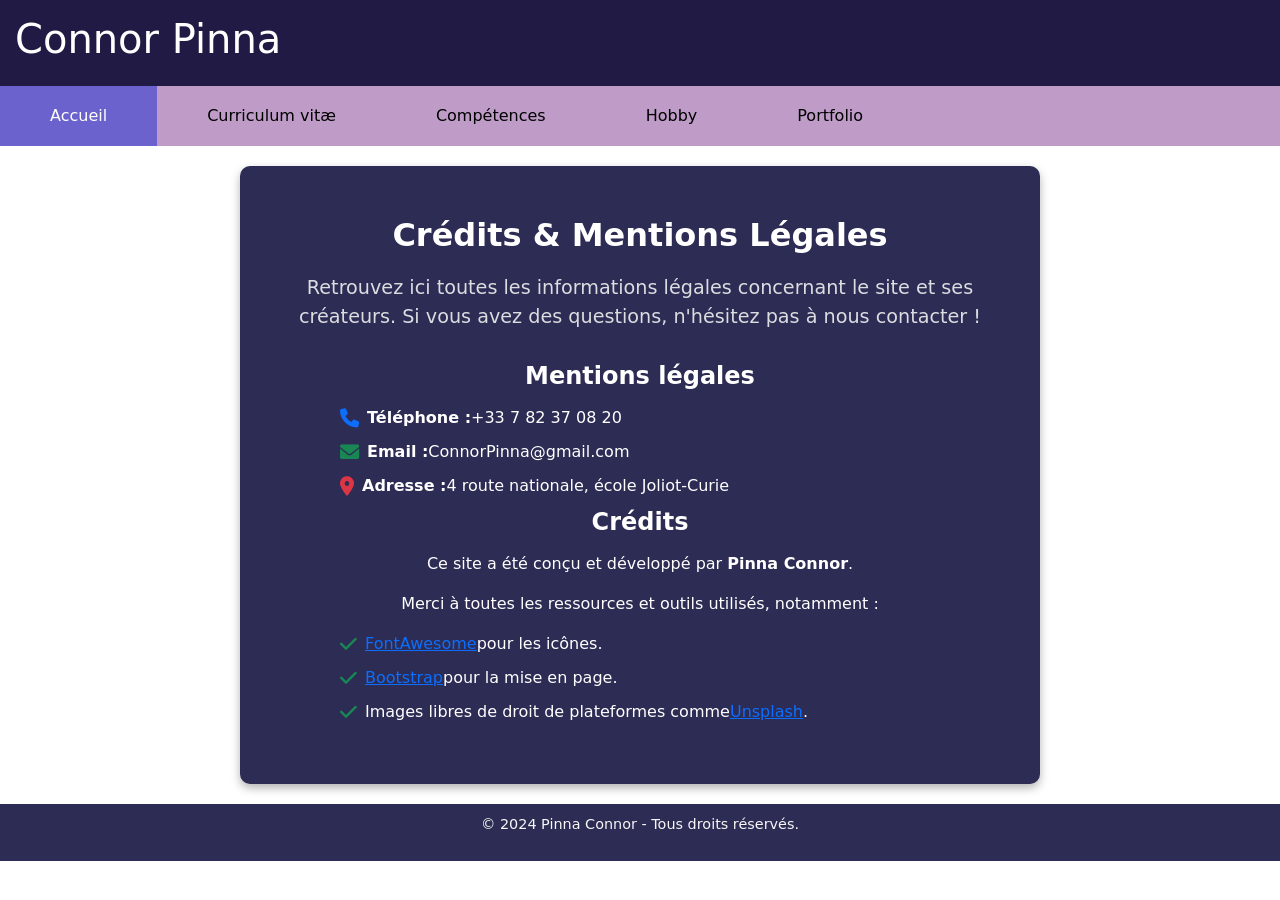
<file: credits.html>
﻿<!DOCTYPE html>
<html lang="fr">
<head>
    <meta charset="utf-8">
    <meta name="viewport" content="width=device-width, initial-scale=1.0">
    <link rel="stylesheet" href="sae_14_connor_pinna.css">
    <link href="https://cdn.jsdelivr.net/npm/bootstrap@5.3.3/dist/css/bootstrap.min.css" rel="stylesheet" integrity="sha384-QWTKZyjpPEjISv5WaRU9OFeRpok6YctnYmDr5pNlyT2bRjXh0JMhjY6hW+ALEwIH" crossorigin="anonymous">
    <link href="https://cdnjs.cloudflare.com/ajax/libs/font-awesome/6.0.0/css/all.min.css" rel="stylesheet">
</head>
<body>

    <div class="header">
        <h1> Connor Pinna </h1>
      </div>

      <div class="menu">
        <ul> <!--Ici je nome mes page ainsi que mon menu pour y accéder-->
          <li><a class="active" href="index.html">Accueil</a></li>
          <li><a href="cv.html">Curriculum vitæ</a></li>
          <li><a href="competences.html">Compétences</a></li>
          <li><a href="hobby.html">Hobby</a></li>
          <li><a href="portfolio.html">Portfolio</a></li>
        </ul>
      </div> 
      
    <!-- Section principale -->
    <section class="credits-section">
        <div class="container">
            <h1 class="title">Crédits & Mentions Légales</h1>
            <p class="description">
                Retrouvez ici toutes les informations légales concernant le site et ses créateurs. Si vous avez des questions, n'hésitez pas à nous contacter !
            </p>
            
            <!-- Mentions légales -->
            <div class="mentions-container">
                <h2 class="sub-title">Mentions légales</h2>
                <ul class="mentions-list">
                    <li><i class="fa-solid fa-phone text-primary me-2"></i> <strong>Téléphone :</strong> +33 7 82 37 08 20</li>
                    <li><i class="fa-solid fa-envelope text-success me-2"></i> <strong>Email :</strong> ConnorPinna@gmail.com</li>
                    <li><i class="fa-solid fa-location-dot text-danger me-2"></i> <strong>Adresse :</strong> 4 route nationale, école Joliot-Curie</li>
                </ul>
            </div>

            <!-- Crédits -->
            <div class="credits-container">
                <h2 class="sub-title">Crédits</h2>
                <p>Ce site a été conçu et développé par <strong>Pinna Connor</strong>.</p>
                <p>Merci à toutes les ressources et outils utilisés, notamment :</p>
                <ul class="resources-list">
                    <li><i class="fa-solid fa-check text-success me-2"></i> <a href="https://fontawesome.com" target="_blank">FontAwesome</a> pour les icônes.</li>
                    <li><i class="fa-solid fa-check text-success me-2"></i> <a href="https://getbootstrap.com" target="_blank">Bootstrap</a> pour la mise en page.</li>
                    <li><i class="fa-solid fa-check text-success me-2"></i> Images libres de droit de plateformes comme <a href="https://unsplash.com" target="_blank">Unsplash</a>.</li>
                </ul>
            </div>
        </div>
    </section>

    <!-- Footer -->
    <footer class="footer">
        <div class="footer-container">
            <p>&copy; 2024 Pinna Connor - Tous droits réservés.</p>
        </div>
    </footer>
</body>
</html>
</file>
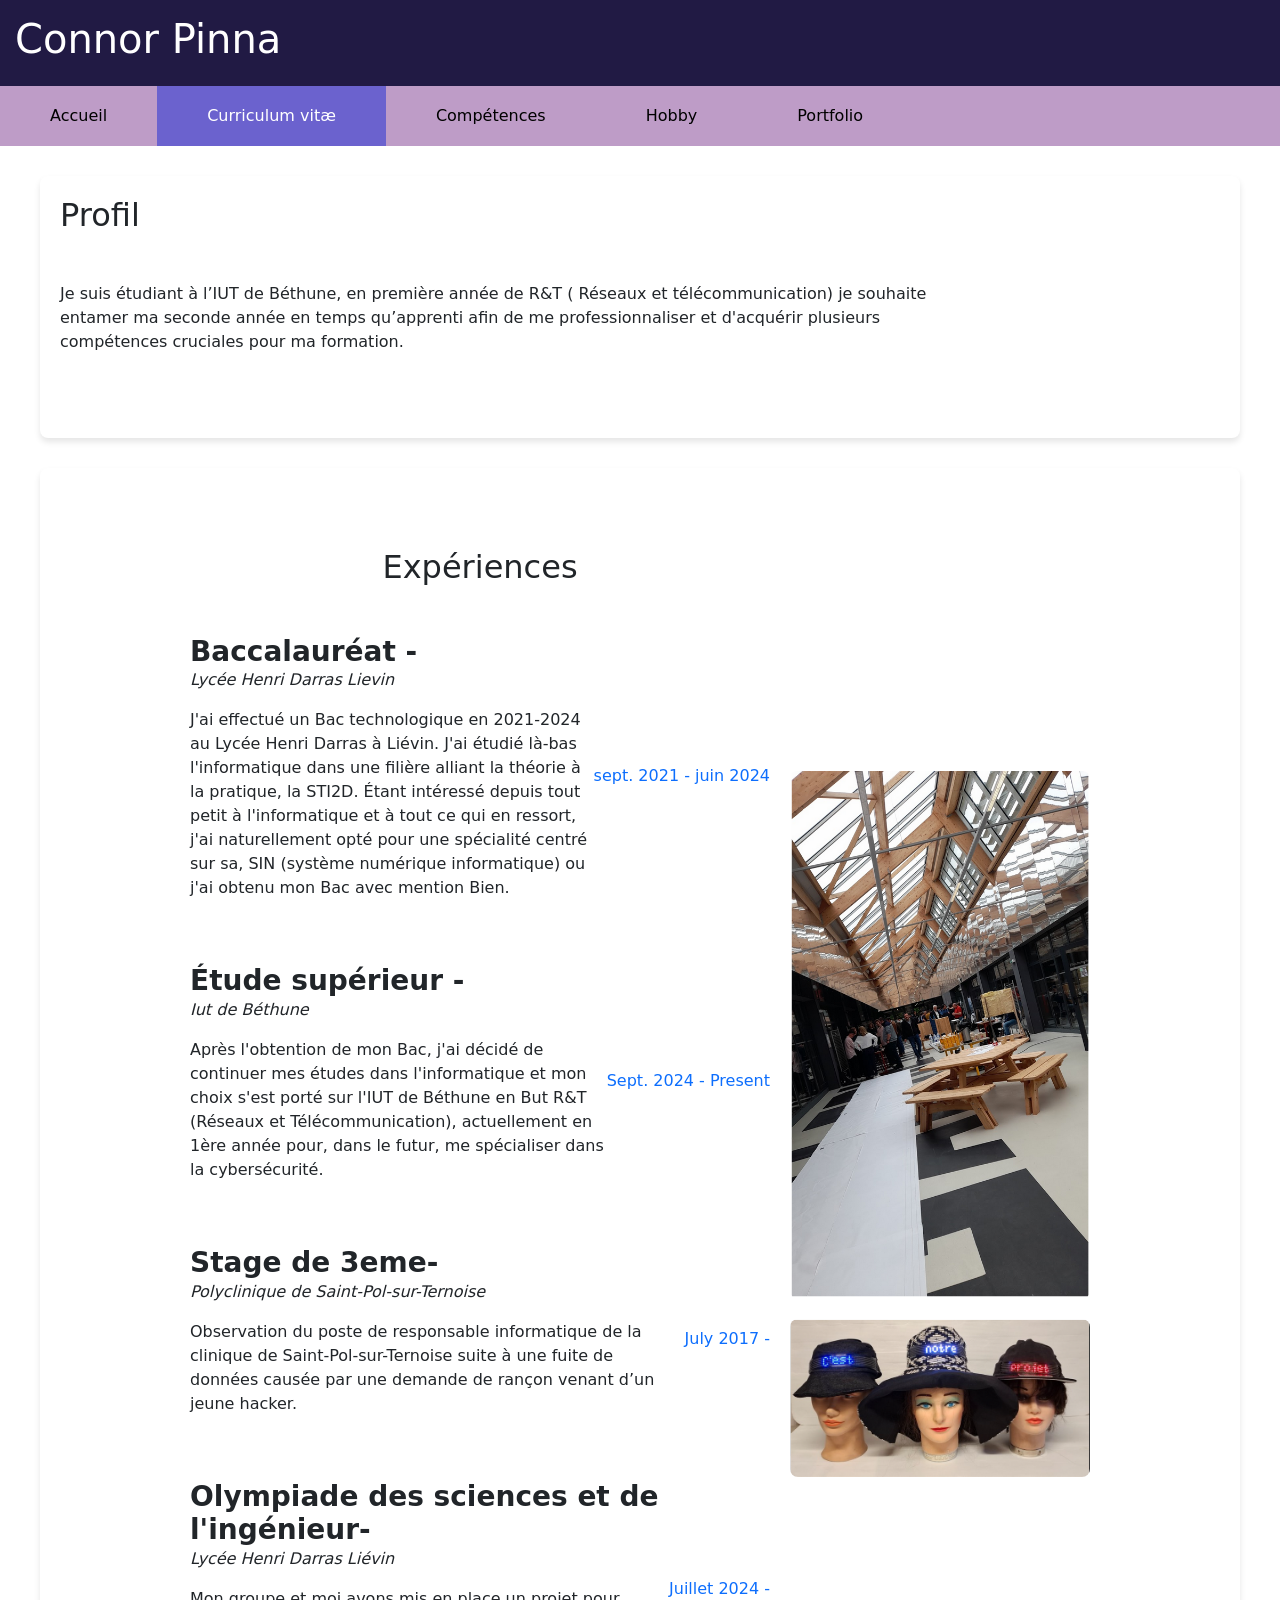
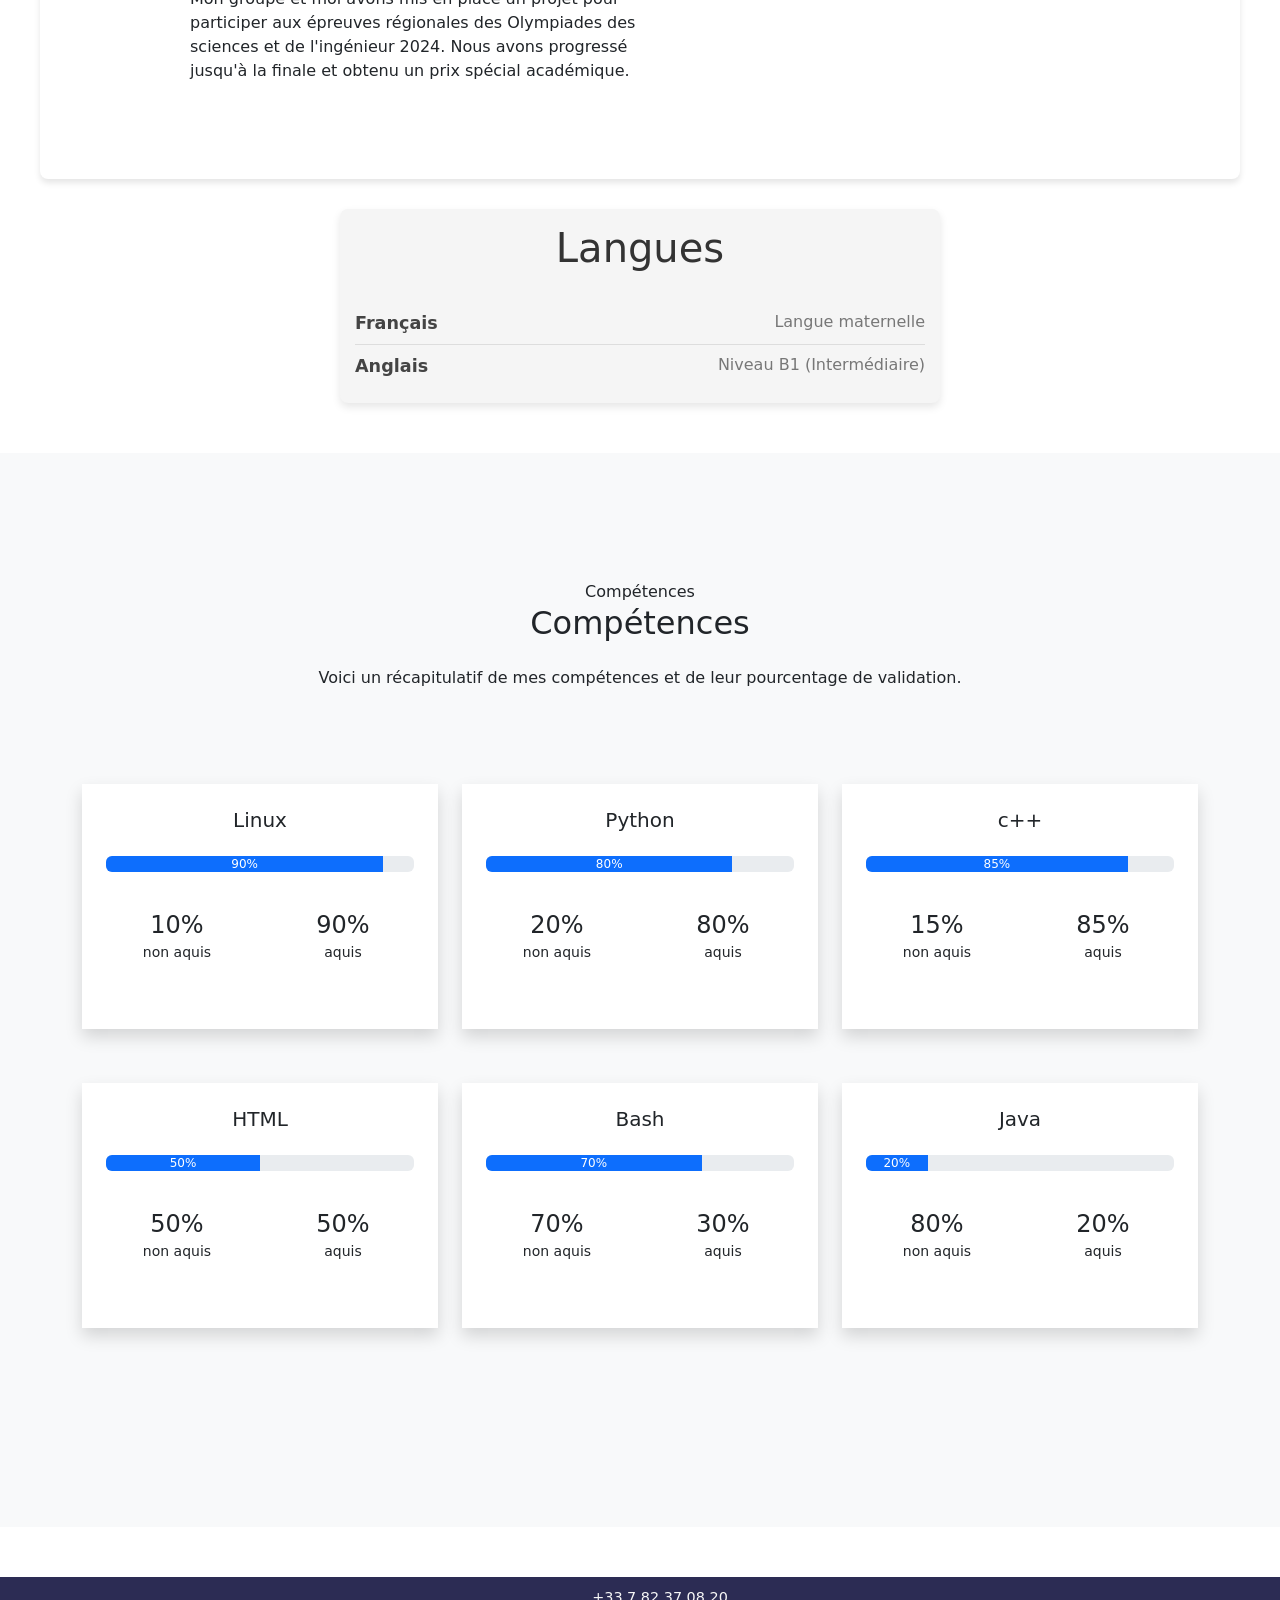
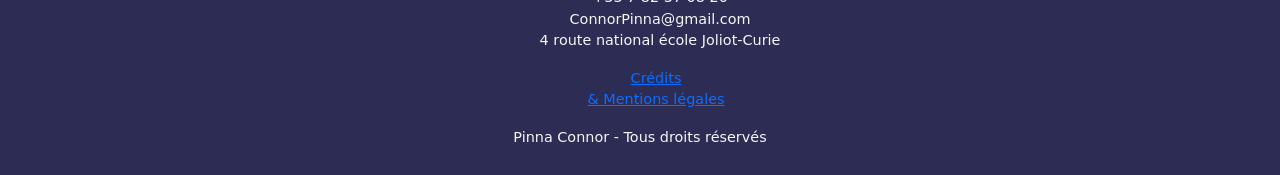
<file: cv.html>
﻿<!DOCTYPE html>
<html lang="fr">
<head>
    <meta charset="utf-8">
    <meta name="viewport" content="width=device-width, initial-scale=1.0">
    <link rel="stylesheet" href="sae_14_connor_pinna.css">
    <link href="https://cdn.jsdelivr.net/npm/bootstrap@5.3.3/dist/css/bootstrap.min.css" rel="stylesheet" integrity="sha384-QWTKZyjpPEjISv5WaRU9OFeRpok6YctnYmDr5pNlyT2bRjXh0JMhjY6hW+ALEwIH" crossorigin="anonymous">
    <title> Saé 14 </title>
</head>
<body>

<div class="header">
  <h1> Connor Pinna </h1>
</div>


<div class="menu">
  <ul> <!--Ici je nome mes page ainsi que mon menu pour y accéder-->
    <li><a href="index.html">Accueil</a></li>
    <li><a class="active" href="cv.html">Curriculum vitæ</a></li>
    <li><a href="competences.html">Compétences</a></li>
    <li><a href="hobby.html">Hobby</a></li>
    <li><a href="portfolio.html">Portfolio</a></li>
  </ul>
</div>  

<div class="resume-section" id="experience">
  <div class="resume-section-content">
      <h2 class="mb-5">Profil</h2>
      <div class="d-flex flex-column flex-md-row justify-content-between mb-5">
          <div class="flex-grow-1">
              <h3 class="mb-0"></h3>
              <p>Je suis étudiant à l’IUT de Béthune, en première année de R&T ( Réseaux et télécommunication)  je souhaite entamer ma seconde année en temps qu’apprenti afin de me professionnaliser et d'acquérir plusieurs compétences cruciales pour ma formation.</p>
          </div>
      </div>
  </div>
</div>
<section class="resume-section" id="experience">
  <div class="resume-section-content d-flex flex-wrap justify-content-between">
      <!-- Section des expériences -->
      <div class="experience-text">
          <h2 class="mb-5">Expériences</h2>
          <div class="d-flex flex-column flex-md-row justify-content-between mb-5">
              <div class="flex-grow-1">
                  <h3 class="mb-0">Baccalauréat -</h3>
                  <div class="subheading mb-3">Lycée Henri Darras Lievin</div>
                  <p>J'ai effectué un Bac technologique en 2021-2024 au Lycée Henri Darras à Liévin. J'ai étudié là-bas l'informatique dans une filière alliant la théorie à la pratique, la STI2D. Étant intéressé depuis tout petit à l'informatique et à tout ce qui en ressort, j'ai naturellement opté pour une spécialité centré sur sa, SIN (système numérique informatique) ou j'ai obtenu mon Bac avec mention Bien.</p>
              </div>
              <div class="flex-shrink-0"><span class="text-primary">sept. 2021 - juin 2024</span></div>
          </div>
          <div class="d-flex flex-column flex-md-row justify-content-between mb-5">
              <div class="flex-grow-1">
                  <h3 class="mb-0">Étude supérieur -</h3>
                  <div class="subheading mb-3">Iut de Béthune</div>
                  <p>Après l'obtention de mon Bac, j'ai décidé de continuer mes études dans l'informatique et mon choix s'est porté sur l'IUT de Béthune en But R&T (Réseaux et Télécommunication), actuellement en 1ère année pour, dans le futur, me spécialiser dans la cybersécurité.</p>
              </div>
              <div class="flex-shrink-0"><span class="text-primary">Sept. 2024 - Present</span></div>
          </div>
          <div class="d-flex flex-column flex-md-row justify-content-between mb-5">
              <div class="flex-grow-1">
                  <h3 class="mb-0">Stage de 3eme-</h3>
                  <div class="subheading mb-3">Polyclinique de Saint-Pol-sur-Ternoise</div>
                  <p>Observation du poste de responsable informatique de la clinique de Saint-Pol-sur-Ternoise suite à une fuite de données causée par une demande de rançon venant d’un jeune hacker.</p>
              </div>
              <div class="flex-shrink-0"><span class="text-primary">July 2017 -</span></div>
          </div>
          <div class="d-flex flex-column flex-md-row justify-content-between">
              <div class="flex-grow-1">
                  <h3 class="mb-0">Olympiade des sciences et de l'ingénieur-</h3>
                  <div class="subheading mb-3">Lycée Henri Darras Liévin</div>
                  <p>Mon groupe et moi avons mis en place un projet pour participer aux épreuves régionales des Olympiades des sciences et de l'ingénieur 2024. Nous avons progressé jusqu'à la finale et obtenu un prix spécial académique.</p>
              </div>
              <div class="flex-shrink-0"><span class="text-primary">Juillet 2024 -</span></div>
          </div>
      </div>

      <!-- Container pour les 2 images à côté des expériences -->
      <div class="experience-images">
          <img src="images/image-concours.png" alt="Image d'expérience 1" class="experience-image">
          <img src="images/image-casquetes.png" alt="Image d'expérience 2" class="experience-image">
      </div>
  </div>
</section>





<section class="languages">
  <h2 class="section-title">Langues</h2>
  <div class="language-item">
    <span class="language-name"><strong>Français</strong></span>
    <span class="language-level">Langue maternelle</span>
  </div>
  <div class="language-item">
    <span class="language-name"><strong>Anglais</strong></span>
    <span class="language-level">Niveau B1 (Intermédiaire)</span>
  </div>
</section>

<section class="ftco-section bg-light" id="skills-section">
  <div class="container">
    <div class="row justify-content-center pb-5">
      <div class="col-md-12 heading-section text-center ftco-animate">
        <span class="subheading">Compétences</span>
        <h2 class="mb-4">Compétences</h2>
        <p>Voici un récapitulatif de mes compétences et de leur pourcentage de validation.</p>
      </div>
    </div>
    <div class="row progress-circle mb-5">
      <div class="col-lg-4 mb-4">
        <div class="bg-white rounded-lg shadow p-4">
          <h2 class="h5 font-weight-bold text-center mb-4">Linux</h2>

          <!-- Progress bar 1 -->
          <div class="progress">
            <div class="progress-bar" role="progressbar" style="width: 90%;" aria-valuenow="90" aria-valuemin="0" aria-valuemax="100">90%</div>
          </div>
          <!-- END -->

          <!-- Demo info -->
          <div class="row text-center mt-4">
            <div class="col-6 border-right">
              <div class="h4 font-weight-bold mb-0">10%</div><span class="small text-gray">non aquis</span>
            </div>
            <div class="col-6">
              <div class="h4 font-weight-bold mb-0">90%</div><span class="small text-gray">aquis</span>
            </div>
          </div>
          <!-- END -->
        </div>
      </div>

      <div class="col-lg-4 mb-4">
        <div class="bg-white rounded-lg shadow p-4">
          <h2 class="h5 font-weight-bold text-center mb-4">Python</h2>

          <!-- Progress bar 1 -->
          <div class="progress">
            <div class="progress-bar" role="progressbar" style="width: 80%;" aria-valuenow="25" aria-valuemin="0" aria-valuemax="100">80%</div>
          </div>
          <!-- END -->

          <!-- Demo info -->
          <div class="row text-center mt-4">
            <div class="col-6 border-right">
              <div class="h4 font-weight-bold mb-0">20%</div><span class="small text-gray">non aquis</span>
            </div>
            <div class="col-6">
              <div class="h4 font-weight-bold mb-0">80%</div><span class="small text-gray">aquis</span>
            </div>
          </div>
          <!-- END -->
        </div>
      </div>

      <div class="col-lg-4 mb-4">
        <div class="bg-white rounded-lg shadow p-4">
          <h2 class="h5 font-weight-bold text-center mb-4">c++</h2>

          <!-- Progress bar 1 -->
          <div class="progress">
            <div class="progress-bar" role="progressbar" style="width: 85%;" aria-valuenow="25" aria-valuemin="0" aria-valuemax="100">85%</div>
          </div>
          <!-- END -->

          <!-- Demo info -->
          <div class="row text-center mt-4">
            <div class="col-6 border-right">
              <div class="h4 font-weight-bold mb-0">15%</div><span class="small text-gray">non aquis</span>
            </div>
            <div class="col-6">
              <div class="h4 font-weight-bold mb-0">85%</div><span class="small text-gray">aquis</span>
            </div>
          </div>
          <!-- END -->
        </div>
      </div>

      <div class="col-lg-4 mb-4">
        <div class="bg-white rounded-lg shadow p-4">
          <h2 class="h5 font-weight-bold text-center mb-4">HTML</h2>

          <!-- Progress bar 1 -->
          <div class="progress">
            <div class="progress-bar" role="progressbar" style="width: 50%;" aria-valuenow="25" aria-valuemin="0" aria-valuemax="100">50%</div>
          </div>
          <!-- END -->

          <!-- Demo info -->
          <div class="row text-center mt-4">
            <div class="col-6 border-right">
              <div class="h4 font-weight-bold mb-0">50%</div><span class="small text-gray">non aquis</span>
            </div>
            <div class="col-6">
              <div class="h4 font-weight-bold mb-0">50%</div><span class="small text-gray">aquis</span>
            </div>
          </div>
          <!-- END -->
        </div>
      </div>

      <div class="col-lg-4 mb-4">
        <div class="bg-white rounded-lg shadow p-4">
          <h2 class="h5 font-weight-bold text-center mb-4">Bash</h2>

          <!-- Progress bar 1 -->
          <div class="progress">
            <div class="progress-bar" role="progressbar" style="width: 70%;" aria-valuenow="25" aria-valuemin="0" aria-valuemax="100">70%</div>
          </div>
          <!-- END -->

          <!-- Demo info -->
          <div class="row text-center mt-4">
            <div class="col-6 border-right">
              <div class="h4 font-weight-bold mb-0">70%</div><span class="small text-gray">non aquis</span>
            </div>
            <div class="col-6">
              <div class="h4 font-weight-bold mb-0">30%</div><span class="small text-gray">aquis</span>
            </div>
          </div>
          <!-- END -->
        </div>
      </div>

      <div class="col-lg-4 mb-4">
        <div class="bg-white rounded-lg shadow p-4">
          <h2 class="h5 font-weight-bold text-center mb-4">Java</h2>

          <!-- Progress bar 1 -->
          <div class="progress">
            <div class="progress-bar" role="progressbar" style="width: 20%;" aria-valuenow="25" aria-valuemin="0" aria-valuemax="100">20%</div>
          </div>
          <!-- END -->

          <!-- Demo info -->
          <div class="row text-center mt-4">
            <div class="col-6 border-right">
              <div class="h4 font-weight-bold mb-0">80%</div><span class="small text-gray">non aquis</span>
            </div>
            <div class="col-6">
              <div class="h4 font-weight-bold mb-0">20%</div><span class="small text-gray">aquis</span>
            </div>
          </div>
          <!-- END -->
        </div>
      </div>
    </div>
  </section>

<!-- Bas de page commun -->
<footer class="footer">
  <div class="footer-container">
    <!-- Section Contact -->
    <div class="footer-section">
      <ul class="contact-list">
        <li><i class="fa-solid fa-phone text-primary me-2"></i> +33 7 82 37 08 20</li>
        <li><i class="fa-solid fa-envelope text-success me-2"></i> ConnorPinna@gmail.com</li>
        <li><i class="fa-solid fa-location-dot text-danger me-2"></i> 4 route national école Joliot-Curie</li>
      </ul>
    </div>

    <!-- Section Crédits -->
    <div class="footer-section">
      <ul>
        <li><a href="credits.html">Crédits</br> & Mentions légales</a></li>
      </ul>
    </div>
  </div>

  <!-- Mention Légales -->
  <div class="footer-bottom">
    <p>Pinna Connor - Tous droits réservés</p>
  </div>
</footer>


</body>
</html>
</file>
<file: sae_14_connor_pinna.css>
﻿.menu ul {
    list-style-type: none;
    margin: 0;
    padding: 0;
    background-color: #BE9CC7;
    overflow: hidden; /*pour que les ul apparaissent (pour ne pas qu'il s'effondre)*/
}

.menu li a {
    display: block;
    color: black;
    padding: 18px 50px;
    text-decoration: none;
}

.menu li a:hover {
    background-color: #74387c;
    color: white;
}

.menu li a.active {
    background-color: #6b62ce;
    color: white;
}

.menu li {
    float:left; /*place les li les uns à côtés des autres */
    text-align: center;
}

body {
    background-color: #EEECF2;

}

  
  /* Mobile-first : pour téléphones portables*/
[class*="col-"] {
    width: 100%;
}

* {
    /* Les dimensions de marges internes et bordures sont incluses dans les largeurs et hauteurs des éléments*/
    box-sizing: border-box;
}

/* On arrête chaque ligne par un retour à la ligne avec arrêt du positionnement flottant */
.row::after {
    content: "";
    clear: both;
    display: block;
}

html {
    /* Mettre la police Lucida Sans, sans-serif sinon. */
    font-family: "Lucida Sans", sans-serif;
}
.header {
    /* Couleur de fond #003466 */
    background-color: #211A44;
    /* Texte en blanc */
    color: white;
    /* Marge interne 15 px */
    padding: 15px;
}



.footer {
    /* Couleur de fond #003466 */
    /* Texte en blanc */
    /* Texte centré */
    /* Taille de police 12 px */
    /* Marge interne 15 px */
    background-color: #211A44;
    color: white;
    text-align: center;
    font-size: 12px;
    padding: 15px;    
}

[class*="col-"] {
    float: left;
    padding: 15px;
}


@media only screen and (min-width: 600px) {
  /* On modifie pour petits écrans / tablettes */
  .col-s-1 {width: 8.33%;}
  .col-s-2 {width: 16.66%;}
  .col-s-3 {width: 25%;}
  .col-s-4 {width: 33.33%;}
  .col-s-5 {width: 41.66%;}
  .col-s-6 {width: 50%;}
  .col-s-7 {width: 58.33%;}
  .col-s-8 {width: 66.66%;}
  .col-s-9 {width: 75%;}
  .col-s-10 {width: 83.33%;}
  .col-s-11 {width: 91.66%;}
  .col-s-12 {width: 100%;}
}

@media only screen and (min-width: 768px) {
  /* On modifie pour les autres écrans d'une largeur minimum de 768px */
  .col-1 {width: 8.33%;}
  .col-2 {width: 16.66%;}
  .col-3 {width: 25%;}
  .col-4 {width: 33.33%;}
  .col-5 {width: 41.66%;}
  .col-6 {width: 50%;}
  .col-7 {width: 58.33%;}
  .col-8 {width: 66.66%;}
  .col-9 {width: 75%;}
  .col-10 {width: 83.33%;}
  .col-11 {width: 91.66%;}
  .col-12 {width: 100%;}
}

.ftco-section {
    padding: 7em 0;
    position: relative; }
    @media (max-width: 767.98px) {
        .ftco-section {
            padding: 6em 0; } }

.ftco-about .img-about .img {
    display: block;
    width: 100%;
    position: relative;
    z-index: 1;
    -webkit-box-shadow: -20px 20px 69px -27px rgba(0, 0, 0, 0.33);
    -moz-box-shadow: -20px 20px 69px -27px rgba(0, 0, 0, 0.33);
    box-shadow: -20px 20px 69px -27px rgba(0, 0, 0, 0.33); }

.img {
    background-image: url('images/Moi.png');
    background-size: cover; /* L'image couvre toute la surface */
    background-position: center; /* L'image est centrée */
    background-repeat: no-repeat; /* L'image ne se répète pas */
    height: 50vh; /* Prend toute la hauteur de la fenêtre */
    width: 80%; /* Prend toute la largeur disponible */
    }
    
    /* Flexbox pour centrer le contenu verticalement et horizontalement */
.d-flex {
    display: flex;
    justify-content: center; /* Centre le contenu horizontalement */
    align-items: center; /* Centre le contenu verticalement */
    }
    
    /* Assure-toi que les éléments sont bien centrés */
.align-items-center {
    align-items: center; /* Aligne les éléments au centre verticalement */
    }

.ftco-about ul.about-info {
    display: inline-block;
    padding: 0;
    margin: 0;
    width: 100%; }
    .ftco-about ul.about-info li {
        list-style: none;
        margin-bottom: 10px; }
        .ftco-about ul.about-info li span {
        width: calc(100% - 130px);
        font-weight: 600;
        color: #802cb8; }
        .ftco-about ul.about-info li span:first-child {
            font-weight: 600;
            color: #000000;
            width: 130px; }

/* Définir les couleurs pour chaque niveau de barre */
.progress-bar.level1_1 {
    background-color: #af55c5; /* Niveau 1 (couleur violette claire) */
  }
  
.progress-bar.level2_2 {
    background-color: #872194; /* Niveau 2 (couleur violette) */
  }
  
.progress-bar.level3_3 {
    background-color: #6f078f; /* Niveau 3 (couleur violet foncé) */
  }

.progress-bar.level1 {
    background-color: #af55c5; /* Niveau 1 (couleur violette claire) */
  }
  
.progress-bar.level2 {
    background-color: #FFFFFF; /* Niveau 2 (couleur violette) */
  }
  
.progress-bar.level3 {
    background-color: #FFFFFF; /* Niveau 3 (couleur violet foncé) */
  }

  /* Fixer la hauteur uniforme des colonnes */
  .progress-circle .col-lg-4 .bg-white {
    height: 245px;  /* Fixer une hauteur uniforme pour toutes les cartes */
  }

section.resume-section {
    display: flex;
    align-items: center;
    padding-left: 1rem;
    padding-right: 1rem;
    padding-top: 5rem;
    padding-bottom: 5rem;
    max-width: 75rem;
  }
section.resume-section .resume-section-content {
    width: 100%;
  }
  
@media (min-width: 768px) {
    section.resume-section {
      min-height: 100vh;
    }
  }
@media (min-width: 992px) {
    section.resume-section {
      padding-left: 3rem;
      padding-right: 3rem;
      padding-top: 5rem;
      padding-bottom: 5rem;
    }
  }

  .resume-section {
    display: flex;
    flex-direction: column;
    align-items: center; /* Centrer le contenu horizontalement */
    padding: 50px 0;
  }

  .resume-section-content {
    max-width: 900px; /* Optionnel : Ajuste la largeur pour que le contenu ne soit pas trop large */
    width: 100%;
  }

  /* Centrer le contenu à l'intérieur de chaque ligne */
  .resume-section .d-flex {
    display: flex;
    justify-content: center; /* Centrer horizontalement les éléments à l'intérieur */
    align-items: center; /* Optionnel : Aligner verticalement les éléments */
  }

  .resume-section h3 {
    font-weight: bold;
  }

  /* Ajouter des marges aux éléments pour éviter un rendu trop compact */
  .resume-section h2 {
    margin-bottom: 40px;
  }
  .resume-section .subheading {
    font-style: italic;
  }


/* Section principale */
.credits-section {
  background-color: #2c2c54; /* Couleur de fond améliorée */
  color: #ffffff;
  padding: 50px 20px;
  text-align: center;
  border-radius: 10px;
  margin: 20px auto;
  max-width: 800px; /* Centrer et limiter la largeur */
  box-shadow: 0 4px 10px rgba(0, 0, 0, 0.3); /* Ombre pour un effet 3D */
}

.credits-section .title {
  font-size: 2rem;
  font-weight: bold;
  margin-bottom: 20px;
  color: #ffffff;
}

.credits-section .description {
  font-size: 1.2rem;
  margin-bottom: 30px;
  color: #dcdde1;
}

.sub-title {
  font-size: 1.5rem;
  font-weight: bold;
  margin-bottom: 15px;
  color: #ffffff;
}

.mentions-list, .resources-list {
  list-style: none; /* Supprime les puces */
  padding: 0; /* Supprime les indentations */
  margin: 0 auto;
  max-width: 600px;
  text-align: left;
}


.mentions-list li, .resources-list li {
  margin-bottom: 10px;
  font-size: 1rem;
  display: flex;
  align-items: center;
}

.mentions-list li i, .resources-list li i {
  margin-right: 10px;
  font-size: 1.2rem;
}

/* Footer */
.footer {
  background-color: #2c2c54;
  color: #f7f7f7;
  text-align: center;
  padding: 10px 0;
  font-size: 0.9rem;
}

.footer-container {
  max-width: 800px;
  margin: 0 auto;
}

/* Liens */
a {
  color: #1dd1a1;
  text-decoration: none;
}

a:hover {
  text-decoration: underline;
}

/* Boutons ou hover animations (optionnel) */
.credits-section a:hover {
  color: #f1f1f1;
  transition: color 0.3s ease;
}

ul {
  list-style: none; /* Supprime les puces partout */
  padding: 0;
  margin: 0;
}

.resume-section h2 {
  text-align: center; /* Centre le texte */
}

/* Applique un espacement entre chaque section */
section {
  margin-bottom: 50px; /* Espace entre les sections */
}

/* Pour la section des langues */
.languages {
  background-color: #f5f5f5;
  border-radius: 8px;
  padding: 15px;
  margin-top: 30px; /* Assurer qu'il y a assez d'espace avant */
  box-shadow: 0 4px 8px rgba(0, 0, 0, 0.1);
  max-width: 600px;
  margin-left: auto;
  margin-right: auto;
}

.section-title {
  text-align: center;
  font-size: 1.5em;
  margin-bottom: 20px;
  color: #333;
}

.language-item {
  display: flex;
  justify-content: space-between;
  padding: 8px 0;
  border-bottom: 1px solid #ddd;
}

.language-item:last-child {
  border-bottom: none;
}

.language-name {
  font-size: 1.1em;
  color: #444;
}

.language-level {
  font-size: 1em;
  color: #777;
}

/* Style spécifique à la page Hobbys */
.hobbies-section {
  padding: 30px;
  background-color: #f9f9f9;
}

.section-title {
  text-align: center;
  font-size: 2.5rem;
  color: #333;
  margin-bottom: 30px;
}

.hobbies-container {
  display: flex;
  flex-wrap: wrap;
  justify-content: space-around;
  gap: 20px;
}

.hobby {
  background: #ffffff;
  border-radius: 10px;
  box-shadow: 0 4px 6px rgba(0, 0, 0, 0.1);
  width: 250px;
  text-align: center;
  padding: 20px;
}

.hobby-image {
  width: 100%;
  height: 150px;
  object-fit: cover;
  border-radius: 8px;
  margin-bottom: 15px;
}

.hobby h3 {
  font-size: 1.5rem;
  color: #007bff;
  margin-bottom: 10px;
}

.hobby p {
  font-size: 1rem;
  color: #555;
  line-height: 1.6;
}


.row.progress-circle > div:nth-last-child(-n+2) {
  margin-left: auto;
  margin-right: auto;
}

/* Conteneur principal pour la section */
.resume-section-content {
  display: flex;
  flex-wrap: wrap; /* Permet aux éléments de passer à la ligne si nécessaire */
  justify-content: space-between;
  align-items: flex-start;
}

/* Section du texte des expériences */
.experience-text {
  flex: 1; /* Prend tout l'espace disponible pour le texte */
  margin-right: 20px; /* Un peu d'espace à droite pour les images */
}

/* Section contenant les images */
.experience-images {
  display: flex;
  flex-direction: column; /* Les images seront empilées l'une sur l'autre */
  justify-content: center; /* Centrer les images verticalement */
  align-items: center; /* Centrer les images horizontalement */
  gap: 20px; /* Espacement entre les images */
  max-width: 300px; /* Limite la largeur totale des images (ajustable) */
  flex-shrink: 0; /* Empêche de réduire l'espace alloué aux images */
}

/* Taille des images */
.experience-image {
  width: 100%; /* Les images occupent toute la largeur de leur conteneur */
  height: auto; /* Garde les proportions de l'image */
  border-radius: 8px; /* Coins arrondis pour un style élégant */
  max-width: 100%; /* Empêche les images d'être plus larges que le conteneur */
}

/* Sur les petits écrans (mobile), les images seront cachées */
@media (max-width: 767px) {
  .experience-images {
    display: none; /* Masque les images sur mobile */
  }
}

/* Styles globaux */
body {
  font-family: Arial, sans-serif;
  margin: 0;
  padding: 0;
  background-color: #f9f9f9;
  line-height: 1.6;
}

/* Section Expériences */
.resume-section {
  display: flex;
  justify-content: space-between;
  align-items: flex-start;
  flex-wrap: wrap; /* Permet un affichage adapté pour les petits écrans */
  gap: 20px;
  padding: 20px;
  max-width: 1200px;
  margin: 30px auto;
  background-color: #ffffff;
  border-radius: 8px;
  box-shadow: 0 4px 6px rgba(0, 0, 0, 0.1);
}

/* Partie texte */
.text {
  flex: 2;
  min-width: 280px;
}

.text h2 {
  margin-bottom: 15px;
  color: #333;
}

.text h3 {
  margin-top: 15px;
  margin-bottom: 10px;
  color: #444;
}

.text p {
  margin: 5px 0;
  color: #555;
  line-height: 1.5;
}

/* Partie images */
.images {
  flex: 1;
  display: flex;
  flex-direction: column;
  gap: 15px;
  align-items: center; /* Centre les images horizontalement */
}

.images img {
  max-width: 300px;
  width: 100%; /* L'image prend toute la largeur disponible */
  height: auto; /* Respecte les proportions */
  border-radius: 8px;
  box-shadow: 0 4px 6px rgba(0, 0, 0, 0.1);
}

/* Responsive : pour les petits écrans */
@media (max-width: 768px) {
  .resume-section {
      flex-direction: column;
      align-items: center;
  }

  .images img {
      max-width: 100%; /* Images plus grandes sur petits écrans */
  }
}

/* === Portfolio Page Styles === */

.portfolio-section {
  padding: 50px 0;
  background-color: #f9f9f9;
}

.portfolio-section .title {
  font-size: 2.2rem;
  font-weight: bold;
  color: #222;
  text-align: center;
  margin-bottom: 15px;
}

.portfolio-section .description {
  text-align: center;
  color: #555;
  max-width: 700px;
  margin: 0 auto 40px;
}

.portfolio-grid {
  display: grid;
  grid-template-columns: repeat(auto-fit, minmax(280px, 1fr));
  gap: 30px;
}

.project-card {
  background: white;
  border-radius: 12px;
  box-shadow: 0 4px 10px rgba(0,0,0,0.1);
  overflow: hidden;
  transition: transform 0.2s ease, box-shadow 0.2s ease;
}

.project-card:hover {
  transform: translateY(-5px);
  box-shadow: 0 8px 20px rgba(0,0,0,0.15);
}

.project-card img {
  width: 100%;
  height: 180px;
  object-fit: cover;
}

.project-content {
  padding: 15px;
}

.project-content h3 {
  font-size: 1.2rem;
  font-weight: 600;
  color: #333;
}

.project-content p {
  color: #555;
  font-size: 0.95rem;
  margin: 8px 0 12px;
}

.tags {
  display: flex;
  gap: 8px;
  flex-wrap: wrap;
}

.tag {
  background-color: #007bff;
  color: white;
  font-size: 0.8rem;
  padding: 5px 10px;
  border-radius: 50px;
}

/* === Adaptation au mode sombre (si activé) === */
@media (prefers-color-scheme: dark) {
  .portfolio-section {
    background-color: #0f1115;
  }
  .project-card {
    background-color: #151820;
    color: #e5e5e5;
  }
  .project-content p {
    color: #ccc;
  }
  .tag {
    background-color: #6c63ff;
  }
}







/* ---- Sections portfolio (déjà dans ta page) ---- */
.pf-section{padding:36px 0;background:#fff}
.pf-section.hidden{display:none}
.pf-section-title{font-weight:800;margin:0 0 16px}
.pf-section-title span{color:#0d6efd}

/* ---- Blocs SAÉ ---- */
.sae-entry{border:1px solid rgba(0,0,0,.08);border-radius:14px;background:#fff;box-shadow:0 6px 12px rgba(0,0,0,.05);margin:22px 0;overflow:hidden}
.sae-head{display:flex;align-items:center;justify-content:space-between;padding:14px 16px;background:#f7f7f9;border-bottom:1px solid rgba(0,0,0,.06)}
.sae-title{margin:0;font-size:1.15rem;font-weight:800}
.sae-subtitle{margin:2px 0 0;color:#555}
.sae-hours{background:#6b62ce;color:#fff;border-radius:999px;padding:6px 10px;font-size:.85rem}
.sae-cover img{display:block;width:100%;max-height:340px;object-fit:cover}
.sae-block{padding:16px}
.sae-block + .sae-block{padding-top:0}
.sae-block h4{margin:0 0 10px;font-weight:800}
.sae-list{margin:0;padding-left:18px}
.sae-steps{margin:0;padding-left:18px}
.sae-files{display:grid;gap:14px;grid-template-columns:repeat(auto-fit,minmax(240px,1fr))}
.file-card{display:flex;gap:12px;align-items:center;border:1px solid rgba(0,0,0,.08);border-radius:12px;padding:10px;background:#fff}
.file-card img{width:68px;height:68px;object-fit:cover;border-radius:8px}
.file-body h5{margin:0 0 6px;font-size:1rem}
.file-body .btn{padding:6px 10px;border-radius:8px}
.rubric{display:grid;gap:10px;grid-template-columns:repeat(auto-fit,minmax(260px,1fr))}
.rubric-item{display:flex;gap:12px;align-items:flex-start;border:1px solid rgba(0,0,0,.08);border-radius:12px;padding:10px;background:#fff}
.rubric-grade{width:34px;height:34px;display:grid;place-items:center;border-radius:50%;background:#6b62ce;color:#fff;font-weight:800}
.rubric-text{color:#333}

/* Assortir à ton thème global */
body{background-color:#EEECF2} /* respecte ta couleur de fond */
@media (prefers-color-scheme: dark){
  .sae-entry,.file-card,.rubric-item{background:#151a25;border-color:rgba(255,255,255,.12)}
  .sae-head{background:#101521;border-color:rgba(255,255,255,.12)}
  .sae-subtitle,.rubric-text{color:#e5e7ef}
}



/* === Palette violette (remplace l'ancien bleu) === */
:root{
  --violet: #6b62ce;     /* principal */
  --violet-dark: #74387c;/* hover/variant */
  --violet-soft: #efeafe;/* fond clair pour tags */
  --violet-border: #d6cffa;
}

/* Titres S1/S2 */
.pf-section-title span{ color: var(--violet); }

/* Filtres S1/S2 */
.pf-filter.active{
  background: var(--violet);
  border-color: var(--violet);
  color:#fff;
}

/* Tags */
.pf-tag{
  background: var(--violet-soft);
  color: var(--violet);
  border: 1px solid var(--violet-border);
}

/* Liens importants dans les étapes */
.sae-steps a{ color: var(--violet-dark); }

/* Pastille des heures */
.sae-hours{ background: var(--violet); }

/* Bouton primaire (override Bootstrap) */
.btn-primary{
  background-color: var(--violet) !important;
  border-color: var(--violet) !important;
}
.btn-primary:hover{
  background-color: var(--violet-dark) !important;
  border-color: var(--violet-dark) !important;
}




/* Palette + helpers */
:root{
  --violet:#6b62ce; --violet-dark:#74387c;
  --violet-border:#d6cffa;
  --text-1:#222; --text-2:#555;
  --card-bg:#fff; --card-border:rgba(0,0,0,.08);
  --shadow-sm:0 4px 10px rgba(0,0,0,.08);
  --shadow-md:0 8px 20px rgba(0,0,0,.12);
}
.hidden{display:none !important;}
.container{max-width:1100px}

/* Hero + filtres */
.pf-hero{padding:28px 0 18px;background:linear-gradient(0deg,rgba(107,98,206,.06),rgba(107,98,206,.06));border-bottom:1px solid var(--violet-border);margin-bottom:16px}
.pf-title{margin:0 0 6px;font-size:clamp(1.4rem,2.2vw,2rem);color:var(--text-1)}
.pf-subtitle{margin:0 0 14px;color:var(--text-2)}
.pf-filters{display:flex;gap:10px;flex-wrap:wrap}
.pf-filter{appearance:none;border:1px solid var(--violet-border);background:#fff;color:var(--violet);padding:8px 14px;border-radius:999px;font-weight:600;cursor:pointer;transition:.15s}
.pf-filter:hover{border-color:var(--violet);box-shadow:var(--shadow-sm)}
.pf-filter.active{background:var(--violet);border-color:var(--violet);color:#fff;box-shadow:var(--shadow-md)}

/* Section + titres */
.pf-section{padding:18px 0 44px}
.pf-section-title{display:flex;align-items:center;gap:10px;font-size:clamp(1.2rem,2vw,1.6rem);margin:0 0 16px}
.pf-section-title span{color:var(--violet);font-weight:800}

/* Cartes SAÉ */
.sae-entry{background:var(--card-bg);border:1px solid var(--card-border);border-radius:14px;padding:16px;margin-bottom:18px;box-shadow:var(--shadow-sm)}
.sae-head{display:flex;align-items:center;justify-content:space-between;gap:16px;margin-bottom:12px}
.sae-title{margin:0;font-weight:800;color:var(--text-1)}
.sae-subtitle{margin:0;color:var(--text-2)}
.sae-hours{display:inline-flex;align-items:center;justify-content:center;min-width:52px;height:32px;padding:0 10px;background:var(--violet);color:#fff;border-radius:999px;font-weight:700}

.sae-cover{margin:8px 0 12px;border-radius:12px;overflow:hidden;border:1px solid var(--card-border)}
.sae-cover img{display:block;width:100%;height:auto;object-fit:cover;max-height:320px}

/* Blocs internes */
.sae-block{margin-top:12px}
.sae-block h4{margin:0 0 10px;font-size:1.05rem;font-weight:800;color:var(--text-1)}
.sae-list{padding-left:18px;margin:0}
.sae-list li{margin-bottom:6px;color:var(--text-2)}
.sae-steps a{color:var(--violet-dark);text-decoration:underline}

/* Fichiers */
.sae-files{display:grid;gap:12px;grid-template-columns:repeat(auto-fit,minmax(220px,1fr))}
.file-card{display:flex;gap:10px;align-items:center;background:#fff;border:1px solid var(--card-border);border-radius:12px;padding:10px}
.file-card img{width:56px;height:56px;object-fit:cover;border-radius:8px;border:1px solid var(--card-border)}
.file-card h5{margin:0 0 6px;font-size:1rem}

/* Barème */
.rubric{display:grid;gap:10px;grid-template-columns:repeat(auto-fit,minmax(260px,1fr))}
.rubric.readonly .rubric-item{cursor:default;pointer-events:none}
.rubric-item{display:flex;gap:12px;align-items:flex-start;border:2px solid var(--card-border);border-radius:12px;padding:10px;background:#fff}
.rubric-grade{width:34px;height:34px;display:grid;place-items:center;border-radius:50%;background:var(--violet);color:#fff;font-weight:800}
.rubric-text{color:var(--text-2)}
.rubric-item.selected{border-color:var(--violet);background:#faf8ff;box-shadow:0 8px 18px rgba(107,98,206,.15)}
.rubric-item.selected .rubric-grade{background:var(--violet-dark)}
.rubric-item.selected .rubric-grade::after{content:"✓";font-weight:900;margin-left:4px}

/* Boutons Bootstrap recolorés */
.btn-primary{background-color:var(--violet)!important;border-color:var(--violet)!important}
.btn-primary:hover{background-color:var(--violet-dark)!important;border-color:var(--violet-dark)!important}

/* Dark mode */
@media (prefers-color-scheme: dark){
  :root{--text-1:#e8e8e8;--text-2:#cfcfe0;--card-bg:#151820;--card-border:rgba(255,255,255,.12)}
  .pf-hero{background:linear-gradient(0deg,rgba(107,98,206,.09),rgba(107,98,206,.09));border-color:rgba(255,255,255,.12)}
  .pf-filter{background:#11131a}
  .file-card,.rubric-item{background:#151820}
  .rubric-item.selected{background:#1b1731}
}










:root{
  --bg:#EEECF2;
  --ink:#222;
  --ink-soft:#555;
  --ring:rgba(107,98,206,.25);
  --accent:#6b62ce;
  /* Couleurs des bandes */
  --red:#be1e2d;       --red-soft:#f6c3c6;
  --orange:#ef8b2c;    --orange-soft:#f8d1ad;
  --yellow:#f2c300;    --yellow-soft:#fdeaa3;
  --green:#6bbf59;     --green-soft:#cfecc5;
  --blue:#0c1f4b;      --blue-soft:#b6c7e7;
}

*{box-sizing:border-box}
body{background:var(--bg);color:var(--ink);}

.container{max-width:1100px;margin:0 auto;padding:0 16px;}
.skills-hero{padding:30px 0 12px;}
.skills-hero h2{margin:0 0 6px 0;font-size:clamp(1.6rem,1.2rem + 1vw,2.2rem);}
.skills-hero h2 span{color:var(--accent);}
.skills-hero p{color:var(--ink-soft);margin:0 0 10px 0;}

.bands{display:flex;flex-direction:column;gap:22px;margin-bottom:40px;}

.band{
  border-radius:12px; overflow:hidden; background:#fff;
  box-shadow:0 10px 30px rgba(0,0,0,.06); border:1px solid rgba(0,0,0,.06);
}
.band-head{
  display:flex;align-items:center;justify-content:space-between;gap:12px;
  padding:14px 16px; color:#fff;
}
.band-body{padding:12px 14px 16px 14px;background:#fff;}
.band h3{margin:0;font-size:1.05rem;}
.badge{background:rgba(255,255,255,.2);border:1px solid rgba(255,255,255,.45);padding:4px 10px;border-radius:8px;font-size:.85rem}

/* Variantes couleurs */
.band-red .band-head   {background: linear-gradient(90deg, var(--red), #a10e1e);}
.band-red .band-body   {background: var(--red-soft);}
.band-orange .band-head{background: linear-gradient(90deg, var(--orange), #d66d0a);}
.band-orange .band-body{background: var(--orange-soft);}
.band-yellow .band-head{background: linear-gradient(90deg, var(--yellow), #d4a500);}
.band-yellow .band-body{background: var(--yellow-soft);}
.band-green .band-head {background: linear-gradient(90deg, var(--green), #4ea43f);}
.band-green .band-body {background: var(--green-soft);}
.band-blue .band-head  {background: linear-gradient(90deg, var(--blue), #07102a);}
.band-blue .band-body  {background: var(--blue-soft);}

/* Sous-compétence cliquable */
.subskill{
  margin:10px 0; background:#fff; border:1px solid rgba(0,0,0,.08);
  border-left:4px solid rgba(0,0,0,.15); border-radius:10px; padding:12px;
  cursor:pointer; outline:0;
  transition: transform .05s ease, box-shadow .15s ease;
}
.subskill:hover{box-shadow:0 6px 20px rgba(0,0,0,.08);}
.subskill:active{transform:scale(.998);}
.subskill:focus{box-shadow:0 0 0 4px var(--ring) inset;}
.subskill-title{font-weight:700;color:#3c2a63;}
.subskill .modal-template{display:none;} /* contenu stocké, affiché dans la modale */

/* ---------- Modale ---------- */
.modal{position:fixed;inset:0;display:none;align-items:center;justify-content:center;z-index:9999;}
.modal.is-open{display:flex;}
.modal__backdrop{position:absolute;inset:0;background:rgba(0,0,0,.45);}
.modal__dialog{
  position:relative;background:#fff;border-radius:16px;max-width:860px;width:min(94vw,860px);
  padding:18px 18px 14px;box-shadow:0 20px 60px rgba(0,0,0,.3);
}
.modal__title{margin:0 0 10px 0;font-size:1.2rem;color:#3c2a63;font-weight:800;}
.modal__content{color:#444;max-height:70vh;overflow:auto;}
.modal__close{
  position:absolute;top:6px;right:8px;border:0;background:transparent;
  font-size:26px;line-height:1;cursor:pointer;color:#666;
}
.modal__close:hover{color:#000;}

/* Mise en page du contenu de la modale */
.m-wrap{
  display:grid;
  gap:16px;
  grid-template-columns:280px 1fr;
  align-items:start;
}

.m-wrap.no-media{
  grid-template-columns:1fr;
}

@media (max-width: 760px){
  .m-wrap,
  .m-wrap.no-media{
    grid-template-columns:1fr;
  }
}

.m-media{
  border-radius:12px;
  overflow:hidden;
  background:#f4f6fb;
  border:1px solid rgba(0,0,0,.06);
  box-shadow:0 10px 30px rgba(0,0,0,.05);
}

.m-media img{
  display:block;
  width:100%;
  height:auto;
}

.m-body{
  width:100%;
}

.m-body p{
  margin:0 0 12px 0;
  line-height:1.7;
}

.m-body h5{
  margin:18px 0 10px 0;
  color:#3c2a63;
  font-size:1.02rem;
  font-weight:800;
}

.m-body ul{
  margin:0 0 14px 0;
  padding-left:22px;
  list-style:disc;
}

.m-body li{
  margin-bottom:8px;
  line-height:1.65;
}

.m-actions{
  margin-top:16px;
  display:flex;
  flex-wrap:wrap;
  gap:10px;
}
.btn-download{
  display:inline-flex;align-items:center;gap:10px;
  padding:10px 14px;border-radius:10px;border:1px solid #dde1ff;
  background:linear-gradient(180deg,#f7f8ff,#eef0ff);
  color:#1a1e49;text-decoration:none;font-weight:700;
  box-shadow:0 6px 16px rgba(6,16,66,.12);
  transition:transform .05s ease, box-shadow .2s ease, background .2s ease;
}
.btn-download:hover{transform:translateY(-1px);box-shadow:0 10px 22px rgba(6,16,66,.18);}
.btn-download:active{transform:translateY(0);}
.btn-download i{font-size:1rem;}
</file>
